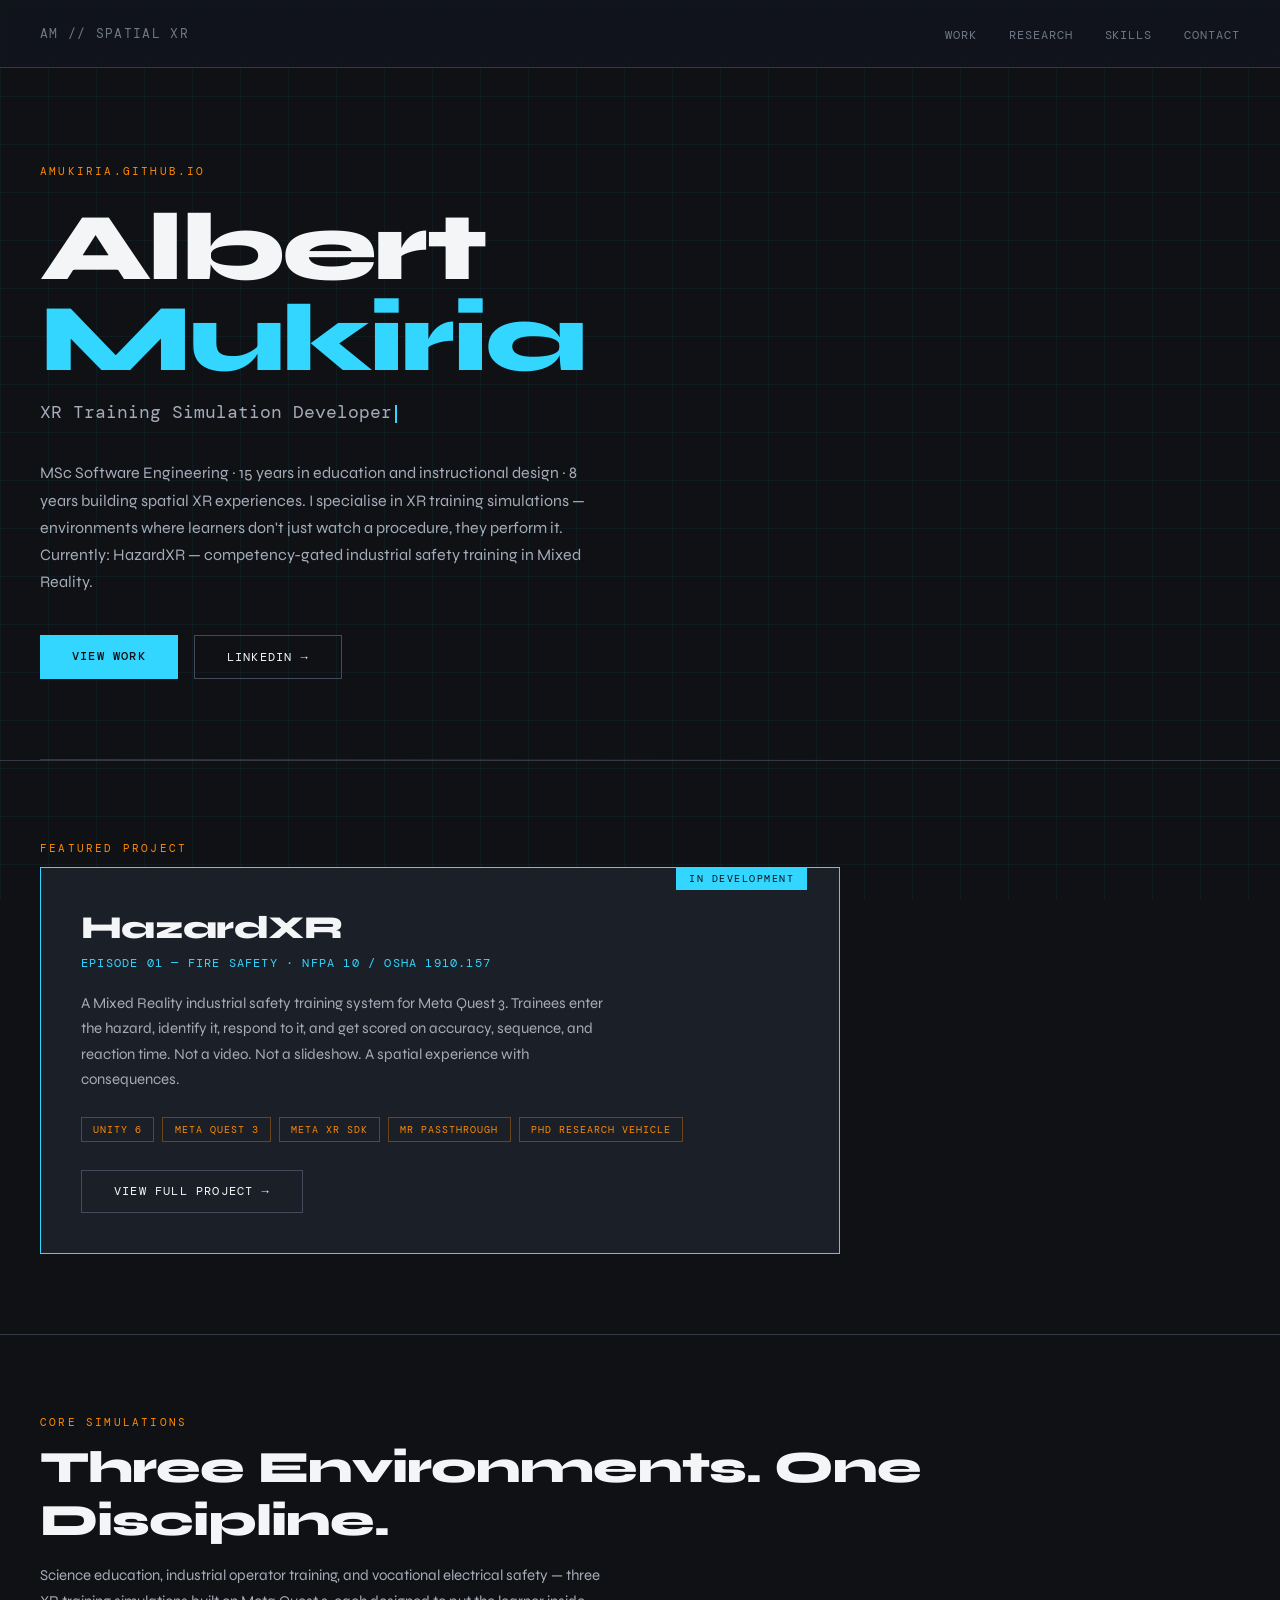
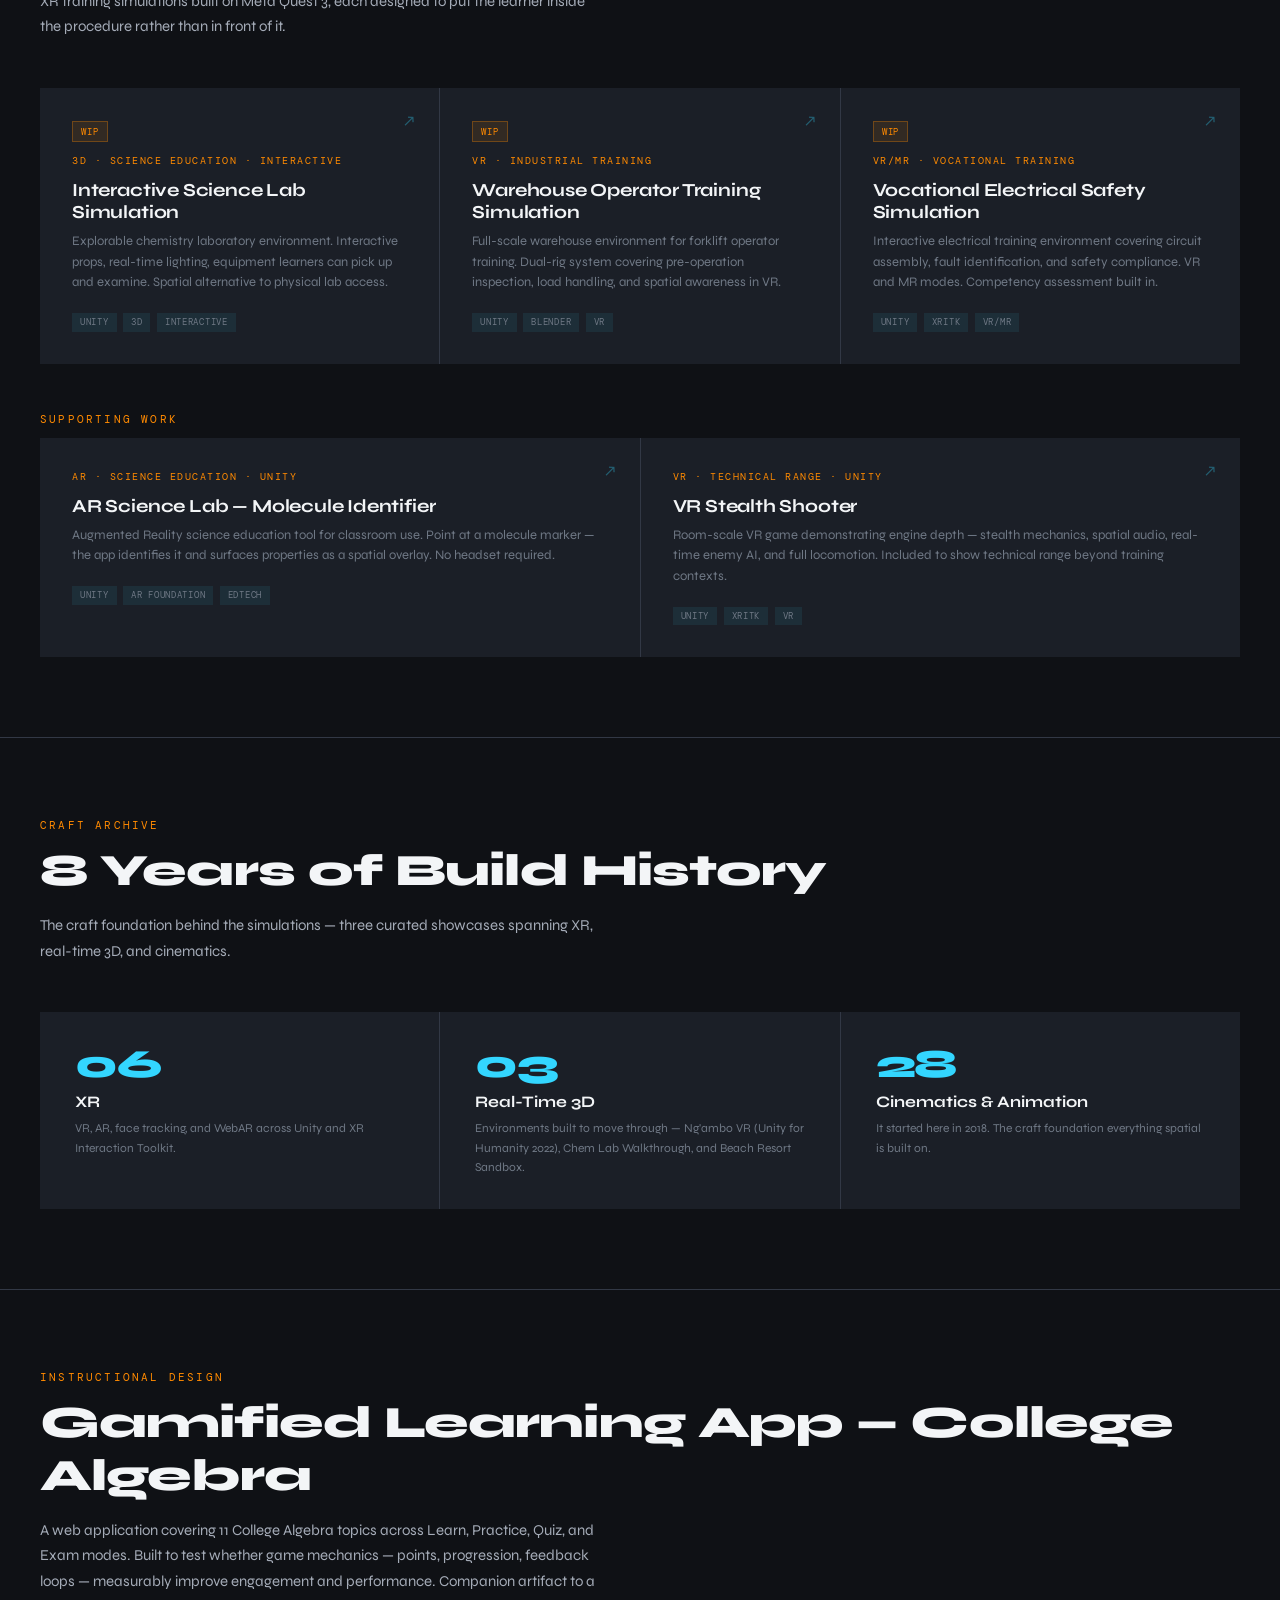
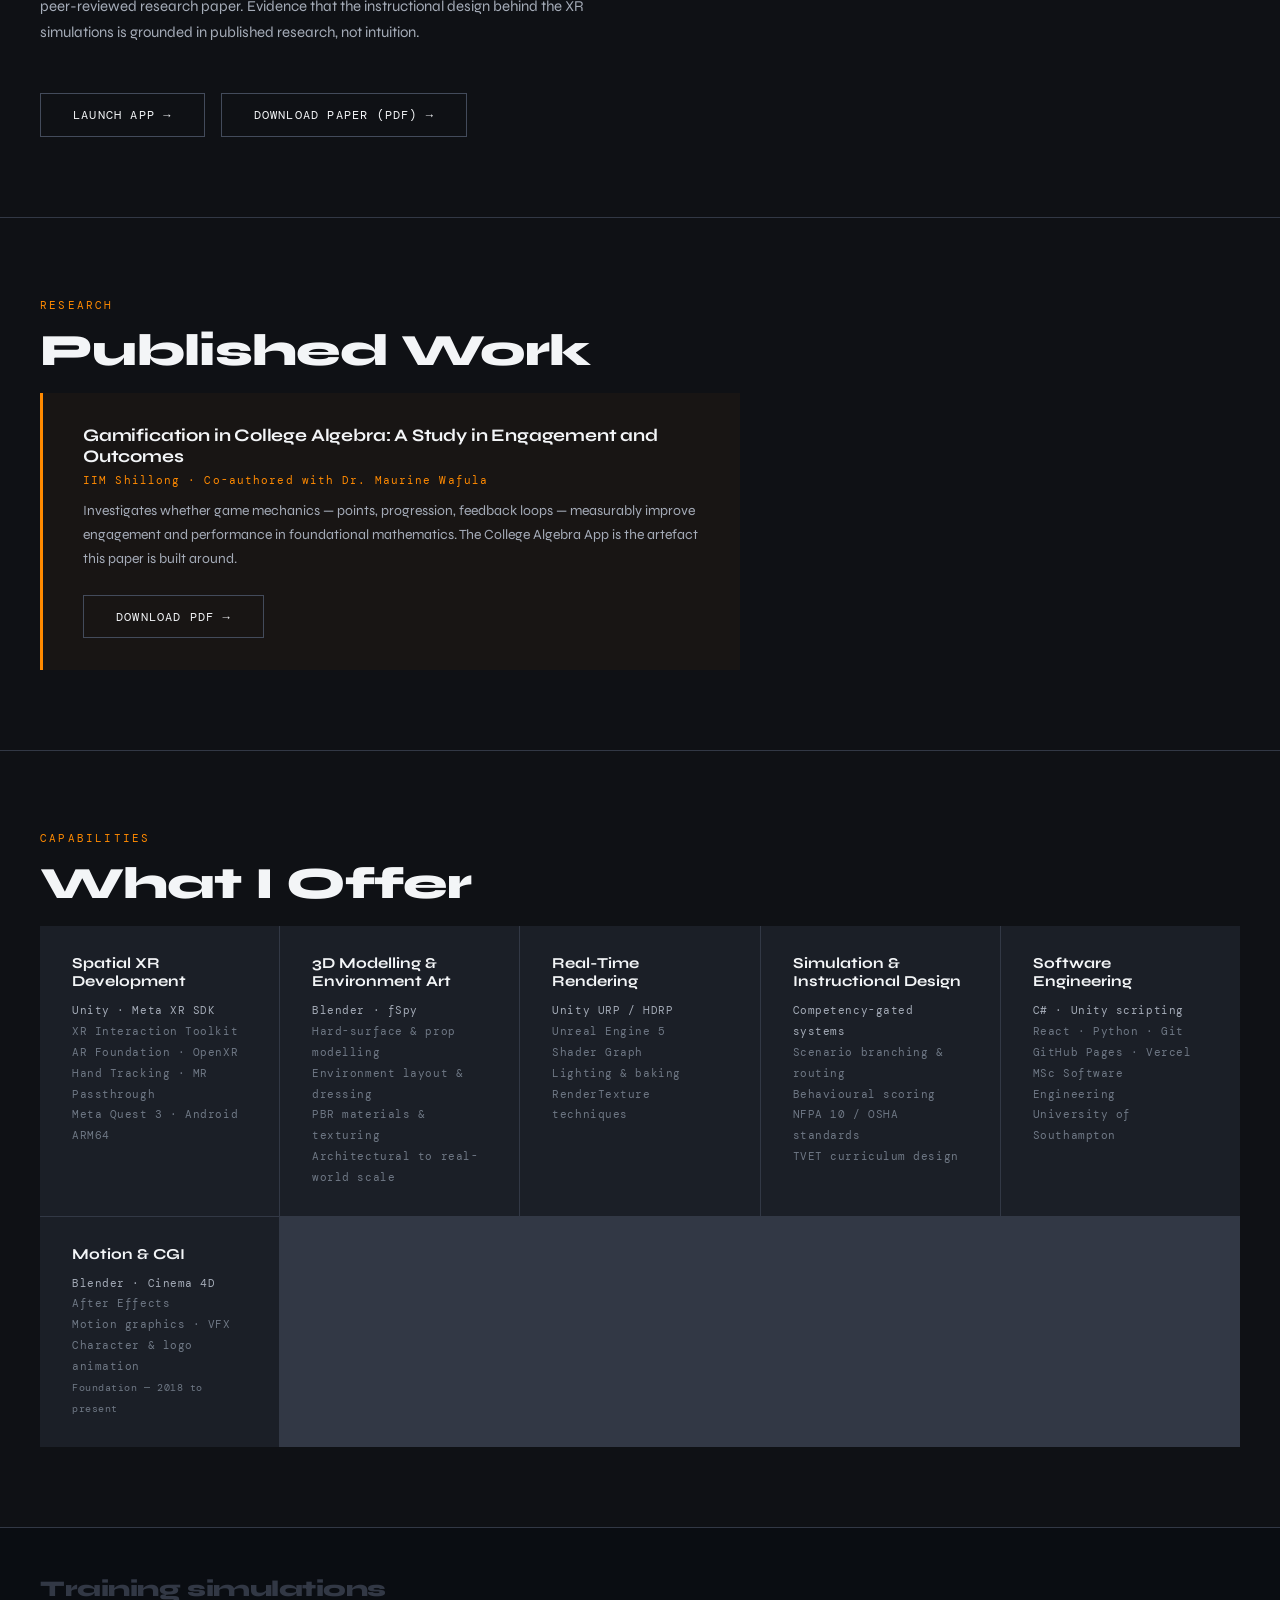
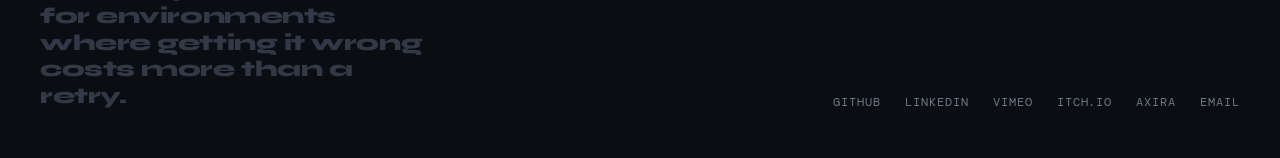
<file: index.html>
<!DOCTYPE html>
<html lang="en">
<head>
<meta charset="UTF-8">
<meta name="viewport" content="width=device-width, initial-scale=1.0">
<title>Albert Mukiria — Spatial XR Developer</title>
<link rel="preconnect" href="https://fonts.googleapis.com">
<link rel="preconnect" href="https://fonts.gstatic.com" crossorigin>
<link href="https://fonts.googleapis.com/css2?family=Syne:wght@400;700;800&family=DM+Mono:wght@400;500&display=swap" rel="stylesheet">
<style>
  * { box-sizing: border-box; margin: 0; padding: 0; }
  html { scroll-behavior: smooth; }
  body { background: #0F1115; color: #F3F5F7; font-family: 'Syne', sans-serif; min-height: 100vh; overflow-x: hidden; }

  .grid-bg {
    position: fixed; inset: 0;
    background-image:
      linear-gradient(rgba(51,214,255,0.05) 1px, transparent 1px),
      linear-gradient(90deg, rgba(51,214,255,0.05) 1px, transparent 1px);
    background-size: 48px 48px;
    pointer-events: none; z-index: 0;
  }

  .content { position: relative; z-index: 1; }

  nav {
    display: flex; justify-content: space-between; align-items: center;
    padding: 1.5rem 2.5rem;
    border-bottom: 1px solid #323845;
    position: sticky; top: 0; z-index: 50;
    background: rgba(17,21,28,0.95);
    backdrop-filter: blur(8px);
  }
  .nav-logo { font-family: 'DM Mono', monospace; font-size: 13px; color: #6F7885; letter-spacing: 0.1em; }
  .nav-links { display: flex; gap: 2rem; list-style: none; }
  .nav-links a { font-family: 'DM Mono', monospace; font-size: 12px; color: #6F7885; text-decoration: none; letter-spacing: 0.08em; text-transform: uppercase; transition: color 0.2s; }
  .nav-links a:hover { color: #33D6FF; }

  .hero { padding: 6rem 2.5rem 5rem; max-width: 900px; }
  .hero-eyebrow { font-family: 'DM Mono', monospace; font-size: 11px; color: #FF8A00; letter-spacing: 0.2em; text-transform: uppercase; margin-bottom: 1.5rem; }
  .hero-name { font-size: clamp(3rem, 8vw, 6rem); font-weight: 800; line-height: 0.95; letter-spacing: -0.03em; color: #F3F5F7; margin-bottom: 1rem; }
  .hero-name span { color: #33D6FF; }
  .hero-role { font-family: 'DM Mono', monospace; font-size: clamp(14px, 2vw, 18px); color: #A5ACB8; margin-bottom: 2rem; min-height: 1.5em; }
  .cursor { display: inline-block; width: 2px; height: 1em; background: #33D6FF; margin-left: 3px; vertical-align: middle; animation: blink 1s step-end infinite; }
  @keyframes blink { 50% { opacity: 0; } }
  .hero-bio { font-size: 16px; line-height: 1.7; color: #A5ACB8; max-width: 560px; margin-bottom: 2.5rem; }
  .hero-actions { display: flex; gap: 1rem; flex-wrap: wrap; }

  .btn-primary { background: #33D6FF; color: #0F1115; border: none; padding: 0.8rem 2rem; font-family: 'DM Mono', monospace; font-size: 12px; font-weight: 500; letter-spacing: 0.1em; text-transform: uppercase; cursor: pointer; text-decoration: none; display: inline-block; transition: background 0.2s; }
  .btn-primary:hover { background: #3DDCFF; }
  .btn-outline { background: transparent; color: #F3F5F7; border: 1px solid #434B5B; padding: 0.8rem 2rem; font-family: 'DM Mono', monospace; font-size: 12px; letter-spacing: 0.1em; text-transform: uppercase; cursor: pointer; text-decoration: none; display: inline-block; transition: border-color 0.2s, color 0.2s; }
  .btn-outline:hover { border-color: #33D6FF; color: #33D6FF; }
  .btn-sm { padding: 0.5rem 1rem; font-size: 11px; }

  .section { padding: 5rem 2.5rem; border-top: 1px solid #323845; }
  .section-label { font-family: 'DM Mono', monospace; font-size: 11px; color: #FF8A00; letter-spacing: 0.2em; text-transform: uppercase; margin-bottom: 0.75rem; }
  .section-title { font-size: clamp(1.8rem, 4vw, 2.8rem); font-weight: 800; letter-spacing: -0.02em; color: #F3F5F7; margin-bottom: 1rem; }
  .section-desc { font-size: 15px; color: #A5ACB8; max-width: 560px; line-height: 1.7; margin-bottom: 3rem; }

  .hazard-card { border: 1px solid #33D6FF; padding: 2.5rem; position: relative; background: #1B1F27; max-width: 800px; cursor: pointer; transition: background 0.2s; }
  .hazard-card:hover { background: #252B36; }
  .hazard-tag { position: absolute; top: -1px; right: 2rem; background: #33D6FF; color: #0F1115; font-family: 'DM Mono', monospace; font-size: 10px; letter-spacing: 0.15em; text-transform: uppercase; padding: 0.3rem 0.8rem; }
  .hazard-title { font-size: 2rem; font-weight: 800; color: #F3F5F7; margin-bottom: 0.5rem; letter-spacing: -0.02em; }
  .hazard-sub { font-family: 'DM Mono', monospace; font-size: 12px; color: #33D6FF; letter-spacing: 0.1em; margin-bottom: 1.25rem; }
  .hazard-desc { font-size: 15px; line-height: 1.7; color: #A5ACB8; margin-bottom: 1.5rem; max-width: 540px; }
  .hazard-stack { display: flex; gap: 0.5rem; flex-wrap: wrap; margin-bottom: 1.75rem; }
  .tag { font-family: 'DM Mono', monospace; font-size: 10px; letter-spacing: 0.1em; text-transform: uppercase; padding: 0.3rem 0.7rem; border: 1px solid rgba(255,138,0,0.35); color: #FF8A00; }

  .project-grid { display: grid; grid-template-columns: repeat(auto-fit, minmax(260px, 1fr)); gap: 1px; background: #323845; }
  .project-card { background: #1B1F27; padding: 2rem; transition: background 0.2s; cursor: pointer; position: relative; }
  .project-card:hover { background: #252B36; }
  .project-type { font-family: 'DM Mono', monospace; font-size: 10px; color: #FF8A00; letter-spacing: 0.15em; text-transform: uppercase; margin-bottom: 0.75rem; }
  .project-name { font-size: 1.15rem; font-weight: 700; color: #F3F5F7; margin-bottom: 0.5rem; letter-spacing: -0.01em; }
  .project-desc { font-size: 13px; line-height: 1.6; color: #6F7885; margin-bottom: 1.25rem; }
  .project-tags { display: flex; gap: 0.4rem; flex-wrap: wrap; }
  .project-tag { font-family: 'DM Mono', monospace; font-size: 9px; letter-spacing: 0.08em; text-transform: uppercase; padding: 0.2rem 0.5rem; background: rgba(51,214,255,0.08); color: #6F7885; }
  .wip-badge { font-family: 'DM Mono', monospace; font-size: 9px; letter-spacing: 0.1em; text-transform: uppercase; padding: 0.2rem 0.5rem; background: rgba(255,138,0,0.1); color: #FF8A00; border: 1px solid rgba(255,138,0,0.3); display: inline-block; margin-bottom: 0.75rem; }
  .card-arrow { position: absolute; top: 1.5rem; right: 1.5rem; color: rgba(51,214,255,0.35); font-size: 16px; transition: color 0.2s; }
  .project-card:hover .card-arrow { color: #33D6FF; }

  .vimeo-grid { display: grid; grid-template-columns: repeat(3, 1fr); gap: 1px; background: #323845; }
  .vimeo-card { background: #1B1F27; padding: 2rem; border-left: 3px solid transparent; transition: all 0.2s; text-decoration: none; display: block; }
  .vimeo-card:hover { background: #252B36; border-left-color: #33D6FF; }
  .vimeo-count { font-size: 2.5rem; font-weight: 800; color: #33D6FF; letter-spacing: -0.03em; line-height: 1; margin-bottom: 0.5rem; }
  .vimeo-label { font-size: 1rem; font-weight: 700; color: #F3F5F7; margin-bottom: 0.5rem; }
  .vimeo-desc { font-size: 12px; line-height: 1.6; color: #6F7885; }

  .research-block { border-left: 3px solid #FF8A00; padding: 2rem 2.5rem; background: rgba(255,138,0,0.04); max-width: 700px; }
  .research-title { font-size: 1.1rem; font-weight: 700; color: #F3F5F7; margin-bottom: 0.4rem; letter-spacing: -0.01em; }
  .research-meta { font-family: 'DM Mono', monospace; font-size: 11px; color: #FF8A00; letter-spacing: 0.1em; margin-bottom: 0.75rem; }
  .research-desc { font-size: 14px; line-height: 1.7; color: #A5ACB8; margin-bottom: 1.5rem; }

  .skills-grid { display: grid; grid-template-columns: repeat(auto-fit, minmax(220px, 1fr)); gap: 1px; background: #323845; }
  .skill-block { background: #1B1F27; padding: 1.75rem 2rem; }
  .skill-name { font-size: 0.95rem; font-weight: 700; color: #F3F5F7; margin-bottom: 0.6rem; }
  .skill-items { font-family: 'DM Mono', monospace; font-size: 11px; color: #6F7885; letter-spacing: 0.05em; line-height: 1.9; }
  .skill-items span { color: #A5ACB8; }

  .divider-line { height: 1px; background: linear-gradient(90deg, #33D6FF 0%, transparent 70%); margin: 0 2.5rem; opacity: 0.25; }

  footer { padding: 3rem 2.5rem; border-top: 1px solid #323845; background: #0A0D12; display: flex; justify-content: space-between; align-items: flex-end; flex-wrap: wrap; gap: 2rem; }
  .footer-tagline { font-size: 1.4rem; font-weight: 800; color: #323845; letter-spacing: -0.02em; max-width: 400px; line-height: 1.2; }
  .footer-links { display: flex; gap: 1.5rem; flex-wrap: wrap; }
  .footer-links a { font-family: 'DM Mono', monospace; font-size: 12px; color: #6F7885; text-decoration: none; letter-spacing: 0.08em; text-transform: uppercase; transition: color 0.2s; }
  .footer-links a:hover { color: #33D6FF; }

  /* Modal */
  .modal-wrap { display: none; position: fixed; inset: 0; z-index: 200; background: rgba(10,13,18,0.92); overflow-y: auto; padding: 2rem; }
  .modal-wrap.open { display: flex; align-items: flex-start; justify-content: center; }
  .modal { background: #1B1F27; border: 1px solid #434B5B; max-width: 680px; width: 100%; margin: auto; position: relative; }
  .modal-header { padding: 2rem 2.5rem 1.5rem; border-bottom: 1px solid #323845; }
  .modal-close { position: absolute; top: 1.25rem; right: 1.5rem; background: none; border: none; color: #6F7885; font-size: 22px; cursor: pointer; font-family: 'DM Mono', monospace; line-height: 1; transition: color 0.2s; }
  .modal-close:hover { color: #F3F5F7; }
  .modal-type { font-family: 'DM Mono', monospace; font-size: 10px; color: #FF8A00; letter-spacing: 0.2em; text-transform: uppercase; margin-bottom: 0.6rem; }
  .modal-title { font-size: 1.75rem; font-weight: 800; color: #F3F5F7; letter-spacing: -0.02em; }
  .modal-body { padding: 1.75rem 2.5rem 2.5rem; }
  .modal-desc { font-size: 15px; line-height: 1.75; color: #A5ACB8; margin-bottom: 1.5rem; }
  .modal-section-label { font-family: 'DM Mono', monospace; font-size: 10px; color: #6F7885; letter-spacing: 0.15em; text-transform: uppercase; margin-bottom: 0.6rem; margin-top: 1.5rem; }
  .modal-tags { display: flex; gap: 0.4rem; flex-wrap: wrap; }
  .modal-tag { font-family: 'DM Mono', monospace; font-size: 10px; letter-spacing: 0.08em; text-transform: uppercase; padding: 0.3rem 0.6rem; background: rgba(51,214,255,0.08); color: #A5ACB8; border: 1px solid #323845; }
  .modal-actions { display: flex; gap: 0.75rem; flex-wrap: wrap; margin-top: 2rem; border-top: 1px solid #323845; padding-top: 1.75rem; }
  .modal-highlight { background: rgba(51,214,255,0.05); border-left: 3px solid #33D6FF; padding: 1rem 1.25rem; margin: 1rem 0; }
  .modal-highlight p { font-size: 13px; line-height: 1.6; color: #A5ACB8; }

  @media (max-width: 600px) {
    nav { padding: 1.25rem; }
    .nav-links { gap: 1rem; }
    .hero { padding: 3rem 1.25rem; }
    .section { padding: 3rem 1.25rem; }
    .vimeo-grid { grid-template-columns: 1fr; }
    footer { padding: 2rem 1.25rem; }
    .modal-header, .modal-body { padding: 1.5rem; }
  }
</style>
</head>
<body>

<div class="grid-bg"></div>

<div class="content">
  <nav>
    <span class="nav-logo">AM // SPATIAL XR</span>
    <ul class="nav-links">
      <li><a href="#work">Work</a></li>
      <li><a href="#research">Research</a></li>
      <li><a href="#skills">Skills</a></li>
      <li><a href="#contact">Contact</a></li>
    </ul>
  </nav>

  <section class="hero">
    <p class="hero-eyebrow">amukiria.github.io</p>
    <h1 class="hero-name">Albert<br><span>Mukiria</span></h1>
    <p class="hero-role" id="role-text"><span class="cursor"></span></p>
    <p class="hero-bio">MSc Software Engineering · 15 years in education and instructional design · 8 years building spatial XR experiences. I specialise in XR training simulations — environments where learners don't just watch a procedure, they perform it. Currently: HazardXR — competency-gated industrial safety training in Mixed Reality.</p>
    <div class="hero-actions">
      <a href="#work" class="btn-primary">View Work</a>
      <a href="https://www.linkedin.com/in/albert-mukiria/" class="btn-outline" target="_blank" rel="noopener">LinkedIn →</a>
    </div>
  </section>

  <div class="divider-line"></div>

  <!-- FEATURED -->
  <section class="section" id="featured">
    <p class="section-label">Featured Project</p>
    <div class="hazard-card" onclick="openModal('hazardxr')" role="button" aria-label="Open HazardXR project details">
      <span class="hazard-tag">In Development</span>
      <h2 class="hazard-title">HazardXR</h2>
      <p class="hazard-sub">EPISODE 01 — FIRE SAFETY · NFPA 10 / OSHA 1910.157</p>
      <p class="hazard-desc">A Mixed Reality industrial safety training system for Meta Quest 3. Trainees enter the hazard, identify it, respond to it, and get scored on accuracy, sequence, and reaction time. Not a video. Not a slideshow. A spatial experience with consequences.</p>
      <div class="hazard-stack">
        <span class="tag">Unity 6</span>
        <span class="tag">Meta Quest 3</span>
        <span class="tag">Meta XR SDK</span>
        <span class="tag">MR Passthrough</span>
        <span class="tag">PhD Research Vehicle</span>
      </div>
      <span class="btn-outline">View Full Project →</span>
    </div>
  </section>

  <!-- WORK -->
  <section class="section" id="work">
    <p class="section-label">Core Simulations</p>
    <h2 class="section-title">Three Environments. One Discipline.</h2>
    <p class="section-desc">Science education, industrial operator training, and vocational electrical safety — three XR training simulations built on Meta Quest 3, each designed to put the learner inside the procedure rather than in front of it.</p>

    <div class="project-grid">
      <div class="project-card" onclick="openModal('chemlab')" role="button">
        <span class="card-arrow">↗</span>
        <span class="wip-badge">WIP</span>
        <p class="project-type">3D · Science Education · Interactive</p>
        <h3 class="project-name">Interactive Science Lab Simulation</h3>
        <p class="project-desc">Explorable chemistry laboratory environment. Interactive props, real-time lighting, equipment learners can pick up and examine. Spatial alternative to physical lab access.</p>
        <div class="project-tags"><span class="project-tag">Unity</span><span class="project-tag">3D</span><span class="project-tag">Interactive</span></div>
      </div>
      <div class="project-card" onclick="openModal('forklift')" role="button">
        <span class="card-arrow">↗</span>
        <span class="wip-badge">WIP</span>
        <p class="project-type">VR · Industrial Training</p>
        <h3 class="project-name">Warehouse Operator Training Simulation</h3>
        <p class="project-desc">Full-scale warehouse environment for forklift operator training. Dual-rig system covering pre-operation inspection, load handling, and spatial awareness in VR.</p>
        <div class="project-tags"><span class="project-tag">Unity</span><span class="project-tag">Blender</span><span class="project-tag">VR</span></div>
      </div>
      <div class="project-card" onclick="openModal('circuits')" role="button">
        <span class="card-arrow">↗</span>
        <span class="wip-badge">WIP</span>
        <p class="project-type">VR/MR · Vocational Training</p>
        <h3 class="project-name">Vocational Electrical Safety Simulation</h3>
        <p class="project-desc">Interactive electrical training environment covering circuit assembly, fault identification, and safety compliance. VR and MR modes. Competency assessment built in.</p>
        <div class="project-tags"><span class="project-tag">Unity</span><span class="project-tag">XRITK</span><span class="project-tag">VR/MR</span></div>
      </div>
    </div>

    <!-- SUPPORTING -->
    <p class="section-label" style="margin-top:3rem;">Supporting Work</p>
    <div class="project-grid" style="margin-top:0;">
      <div class="project-card" onclick="openModal('chemAR')" role="button">
        <span class="card-arrow">↗</span>
        <p class="project-type">AR · Science Education · Unity</p>
        <h3 class="project-name">AR Science Lab — Molecule Identifier</h3>
        <p class="project-desc">Augmented Reality science education tool for classroom use. Point at a molecule marker — the app identifies it and surfaces properties as a spatial overlay. No headset required.</p>
        <div class="project-tags"><span class="project-tag">Unity</span><span class="project-tag">AR Foundation</span><span class="project-tag">EdTech</span></div>
      </div>
      <div class="project-card" onclick="openModal('stealth')" role="button">
        <span class="card-arrow">↗</span>
        <p class="project-type">VR · Technical Range · Unity</p>
        <h3 class="project-name">VR Stealth Shooter</h3>
        <p class="project-desc">Room-scale VR game demonstrating engine depth — stealth mechanics, spatial audio, real-time enemy AI, and full locomotion. Included to show technical range beyond training contexts.</p>
        <div class="project-tags"><span class="project-tag">Unity</span><span class="project-tag">XRITK</span><span class="project-tag">VR</span></div>
      </div>
    </div>
  </section>

  <!-- VIMEO -->
  <section class="section">
    <p class="section-label">Craft Archive</p>
    <h2 class="section-title">8 Years of Build History</h2>
    <p class="section-desc">The craft foundation behind the simulations — three curated showcases spanning XR, real-time 3D, and cinematics.</p>
    <div class="vimeo-grid">
      <a href="https://vimeo.com/showcase/12304844" class="vimeo-card" target="_blank" rel="noopener">
        <p class="vimeo-count">06</p>
        <p class="vimeo-label">XR</p>
        <p class="vimeo-desc">VR, AR, face tracking, and WebAR across Unity and XR Interaction Toolkit.</p>
      </a>
      <a href="https://vimeo.com/showcase/12304846" class="vimeo-card" target="_blank" rel="noopener">
        <p class="vimeo-count">03</p>
        <p class="vimeo-label">Real-Time 3D</p>
        <p class="vimeo-desc">Environments built to move through — Ng'ambo VR (Unity for Humanity 2022), Chem Lab Walkthrough, and Beach Resort Sandbox.</p>
      </a>
      <a href="https://vimeo.com/showcase/12304845" class="vimeo-card" target="_blank" rel="noopener">
        <p class="vimeo-count">28</p>
        <p class="vimeo-label">Cinematics & Animation</p>
        <p class="vimeo-desc">It started here in 2018. The craft foundation everything spatial is built on.</p>
      </a>
    </div>
  </section>

  <!-- EDTECH -->
  <section class="section">
    <p class="section-label">Instructional Design</p>
    <h2 class="section-title">Gamified Learning App — College Algebra</h2>
    <p class="section-desc">A web application covering 11 College Algebra topics across Learn, Practice, Quiz, and Exam modes. Built to test whether game mechanics — points, progression, feedback loops — measurably improve engagement and performance. Companion artifact to a peer-reviewed research paper. Evidence that the instructional design behind the XR simulations is grounded in published research, not intuition.</p>
    <div style="display:flex; gap:1rem; flex-wrap:wrap;">
      <a href="https://college-algebra-app.vercel.app/" class="btn-outline" target="_blank" rel="noopener">Launch App →</a>
      <a href="./research-paper.pdf" class="btn-outline">Download Paper (PDF) →</a>
    </div>
  </section>

  <!-- RESEARCH -->
  <section class="section" id="research">
    <p class="section-label">Research</p>
    <h2 class="section-title">Published Work</h2>
    <div class="research-block">
      <h3 class="research-title">Gamification in College Algebra: A Study in Engagement and Outcomes</h3>
      <p class="research-meta">IIM Shillong · Co-authored with Dr. Maurine Wafula</p>
      <p class="research-desc">Investigates whether game mechanics — points, progression, feedback loops — measurably improve engagement and performance in foundational mathematics. The College Algebra App is the artefact this paper is built around.</p>
      <a href="./research-paper.pdf" class="btn-outline">Download PDF →</a>
    </div>
  </section>

  <!-- SKILLS -->
  <section class="section" id="skills">
    <p class="section-label">Capabilities</p>
    <h2 class="section-title">What I Offer</h2>
    <div class="skills-grid">
      <div class="skill-block">
        <p class="skill-name">Spatial XR Development</p>
        <p class="skill-items">
          <span>Unity · Meta XR SDK</span><br>
          XR Interaction Toolkit<br>
          AR Foundation · OpenXR<br>
          Hand Tracking · MR Passthrough<br>
          Meta Quest 3 · Android ARM64
        </p>
      </div>
      <div class="skill-block">
        <p class="skill-name">3D Modelling & Environment Art</p>
        <p class="skill-items">
          <span>Blender · fSpy</span><br>
          Hard-surface & prop modelling<br>
          Environment layout & dressing<br>
          PBR materials & texturing<br>
          Architectural to real-world scale
        </p>
      </div>
      <div class="skill-block">
        <p class="skill-name">Real-Time Rendering</p>
        <p class="skill-items">
          <span>Unity URP / HDRP</span><br>
          Unreal Engine 5<br>
          Shader Graph<br>
          Lighting & baking<br>
          RenderTexture techniques
        </p>
      </div>
      <div class="skill-block">
        <p class="skill-name">Simulation & Instructional Design</p>
        <p class="skill-items">
          <span>Competency-gated systems</span><br>
          Scenario branching & routing<br>
          Behavioural scoring<br>
          NFPA 10 / OSHA standards<br>
          TVET curriculum design
        </p>
      </div>
      <div class="skill-block">
        <p class="skill-name">Software Engineering</p>
        <p class="skill-items">
          <span>C# · Unity scripting</span><br>
          React · Python · Git<br>
          GitHub Pages · Vercel<br>
          MSc Software Engineering<br>
          University of Southampton
        </p>
      </div>
      <div class="skill-block">
        <p class="skill-name">Motion & CGI</p>
        <p class="skill-items">
          <span>Blender · Cinema 4D</span><br>
          After Effects<br>
          Motion graphics · VFX<br>
          Character & logo animation<br>
          <span style="color:#6F7885;font-size:10px;">Foundation — 2018 to present</span>
        </p>
      </div>
    </div>
  </section>

  <!-- FOOTER -->
  <footer id="contact">
    <p class="footer-tagline">Training simulations for environments where getting it wrong costs more than a retry.</p>
    <div class="footer-links">
      <a href="https://github.com/amukiria" target="_blank" rel="noopener">GitHub</a>
      <a href="https://www.linkedin.com/in/albert-mukiria/" target="_blank" rel="noopener">LinkedIn</a>
      <a href="https://vimeo.com/albertmukiria" target="_blank" rel="noopener">Vimeo</a>
      <a href="https://amukiria.itch.io/" target="_blank" rel="noopener">itch.io</a>
      <a href="https://axiradynamics.com" target="_blank" rel="noopener">Axira</a>
      <a href="mailto:albert.mukiria@gmail.com">Email</a>
    </div>
  </footer>
</div>

<!-- MODAL -->
<div class="modal-wrap" id="modal-wrap" onclick="handleWrapClick(event)" role="dialog" aria-modal="true" aria-labelledby="m-title">
  <div class="modal" id="modal">
    <button class="modal-close" onclick="closeModal()" aria-label="Close">✕</button>
    <div class="modal-header">
      <p class="modal-type" id="m-type"></p>
      <h2 class="modal-title" id="m-title"></h2>
    </div>
    <div class="modal-body">
      <div id="m-wip"></div>
      <p class="modal-desc" id="m-desc"></p>
      <div id="m-highlight"></div>
      <p class="modal-section-label">Stack</p>
      <div class="modal-tags" id="m-tags"></div>
      <div class="modal-actions" id="m-actions"></div>
    </div>
  </div>
</div>

<script>
const projects = {
  hazardxr: {
    type: 'Featured · Mixed Reality · PhD Research',
    title: 'HazardXR',
    wip: true,
    desc: 'A competency-gated Mixed Reality industrial safety training system for Meta Quest 3. Trainees enter the hazard, identify it, respond to it, and get scored on three signals: selection accuracy, action sequence, and response time. Those scores determine the next scenario routed to them — harder if they perform well, corrective if they don\'t.\n\nEpisode 01 covers fire safety to NFPA 10 and OSHA 1910.157 standards. The real room serves as the training environment via MR passthrough — no environment reskin needed.',
    highlight: 'Active PhD research vehicle targeting Spatial Dynamics + Howest + Ghent/imec. Research question: how do competency signals determine next scenario routing in spatial simulation?',
    tags: ['Unity 6000.4', 'Meta XR SDK 203', 'Meta Quest 3', 'MR Passthrough', 'OVRSceneManager', 'C#', 'Android ARM64'],
    actions: [{ label: 'View Full Project →', href: '/hazardxr' }]
  },
  stealth: {
    type: 'VR · Technical Range · Unity',
    title: 'VR Stealth Shooter',
    desc: 'A room-scale VR action game built in Unity with XR Interaction Toolkit. Stealth mechanics, spatial audio design, and real-time enemy AI. The player navigates environments using physical movement — crouching, leaning, and positioning matter.\n\nIncluded to demonstrate engine depth and technical range beyond training contexts — the same systems that power training simulations applied to high-fidelity interactive gameplay.',
    tags: ['Unity', 'XR Interaction Toolkit', 'VR', 'Spatial Audio', 'AI', 'C#'],
    actions: [{ label: 'Watch on Vimeo →', href: 'https://vimeo.com/401817855', external: true }]
  },
  halloween: {
    type: 'VR · Experience · Unity',
    title: 'Halloween VR Experience',
    desc: 'An atmospheric VR environment with interactive narrative elements. Demonstrates environment design, lighting for mood, and interactive object handling in room-scale VR.',
    tags: ['Unity', 'XR Interaction Toolkit', 'VR', 'C#'],
    actions: [{ label: 'Watch on Vimeo →', href: 'https://vimeo.com/showcase/12304844', external: true }]
  },
  facetrack: {
    type: 'AR · Face Tracking · AR Foundation',
    title: 'Face Tracking Filter',
    desc: 'A real-time face tracking AR filter built with Unity and AR Foundation. Detects facial landmarks and overlays animated 3D elements — ears, ice cream, particle effects — that move with the face in real time.\n\nDemonstrates AR Foundation\'s face tracking API, blend shape mapping, and anchoring virtual objects to facial anchor points. Runs on mobile without any additional hardware.',
    highlight: 'AR Foundation\'s face tracking subsystem maps to device-native APIs (ARKit on iOS, ARCore on Android) — one codebase, two platforms.',
    tags: ['Unity', 'AR Foundation', 'Face Tracking', 'ARKit', 'ARCore', 'C#', 'Mobile AR'],
    actions: [{ label: 'Watch on Vimeo →', href: 'https://vimeo.com/showcase/12304844', external: true }]
  },
  chemAR: {
    type: 'AR · Science Education · Unity',
    title: 'AR Science Lab — Molecule Identifier',
    desc: 'An Augmented Reality science education tool built for classroom use. Point at a molecule marker and the app identifies it, surfaces molecular properties, and overlays data spatially in the real world. No headset required — runs on mobile AR.\n\nDesigned to lower the barrier to science lab access for under-resourced classrooms. One device, any room, immediate spatial context.',
    tags: ['Unity', 'AR Foundation', 'Image Tracking', 'EdTech', 'C#', 'Mobile AR'],
    actions: [{ label: 'Watch on Vimeo →', href: 'https://vimeo.com/showcase/12304844', external: true }]
  },
  webaR: {
    type: 'WebAR · Markerless · Browser',
    title: 'MyWebAR Markerless',
    desc: 'Browser-based AR with markerless tracking built on MyWebAR. No app install required — works directly in a mobile browser. Demonstrates AR accessibility: the lowest-friction way to get a spatial experience in front of an audience.',
    tags: ['MyWebAR', 'WebAR', 'Markerless Tracking', 'JavaScript'],
    actions: [{ label: 'Watch on Vimeo →', href: 'https://vimeo.com/showcase/12304844', external: true }]
  },
  quiet: {
    type: 'VR · Experience · Unity',
    title: 'Quiet Place Project Demo',
    desc: 'A VR experience exploring calm through spatial audio and environmental design. Built as part of the Unity for Humanity 2022 application — demonstrating spatial computing applied to mental wellness.',
    tags: ['Unity', 'XR Interaction Toolkit', 'VR', 'Spatial Audio'],
    actions: [{ label: 'Watch on Vimeo →', href: 'https://vimeo.com/showcase/12304844', external: true }]
  },
  vamoose: {
    type: 'AR/VR · Competition · Collaborative',
    title: 'Vamoose Déjà Vu Resort',
    desc: 'A collaborative XR experience built for the AR/VR Metathon 2022. The same core skills — environment building, interaction design, real-time 3D — applied in a competitive, time-pressured context.',
    tags: ['Unity', 'XR Interaction Toolkit', 'AR/VR', 'Collaborative', 'Competition'],
    actions: [{ label: 'View on itch.io →', href: 'https://amukiria.itch.io/', external: true }]
  },
  chemlab: {
    type: '3D · Science Education · Interactive · WIP',
    title: 'Interactive Science Lab Simulation',
    wip: true,
    desc: 'An explorable chemistry laboratory environment built in Unity. Interactive props, real-time lighting, and equipment learners can pick up and examine. Designed as a spatial alternative to physical lab access — particularly for under-resourced institutions where lab time is limited or unavailable.\n\nThe video walkthrough is available on Vimeo. The interactive build is playable on itch.io.',
    highlight: 'Demonstrates that effective science education does not require a physical lab — a spatial simulation can replicate the embodied experience of working with equipment.',
    tags: ['Unity', 'Blender', '3D', 'Interactive', 'Real-Time', 'URP', 'Science Education'],
    actions: [
      { label: 'Play on itch.io →', href: 'https://amukiria.itch.io/chemlab', external: true },
      { label: 'Watch Walkthrough →', href: 'https://vimeo.com/showcase/12304846', external: true }
    ]
  },
  hotel: {
    type: '360 · Interactive Viewer · Unity',
    title: 'Hotel 3D 360 Viewer',
    desc: 'An interactive 360-degree hotel room viewer. Navigable interior with hotspots and real-time rendering. Demonstrates how architectural visualisation can be made interactive and explorable without a headset.',
    tags: ['Unity', '360 Viewer', 'Architectural Vis', 'Interactive', 'Real-Time'],
    actions: [{ label: 'View on itch.io →', href: 'https://amukiria.itch.io/hotel-3d-360-viewer', external: true }]
  },
  zen: {
    type: 'MR · Hand Tracking · Concept',
    title: 'Zen Garden MR',
    wip: true,
    desc: 'A controller-free Mixed Reality experience for Meta Quest 3. Place a Zen garden into your physical space and rake sand patterns with your bare hands — no controllers, no UI clutter.\n\nSand raking uses RenderTexture drawing — index finger tip raycasts to the sand surface and draws continuous lines. Rock placement uses pinch-and-grab. A singing bowl tap plays a calming tone via Meta Spatial Audio.',
    highlight: 'Supports both MR (passthrough, garden in your room) and VR (fully immersive Japanese garden) modes, switchable at startup. Target: 90fps on Meta Quest 3.',
    tags: ['Unity 6', 'OpenXR', 'XR Hands', 'Meta Quest 3', 'RenderTexture', 'Spatial Anchors', 'Meta Spatial Audio', 'URP'],
    actions: []
  },
  forklift: {
    type: 'VR · Industrial Training · WIP',
    title: 'Warehouse Operator Training Simulation',
    wip: true,
    desc: 'A full-scale warehouse simulation for forklift operator training. The environment is architecturally specified — 36×24×6m space with pallet racking, loading dock, floor safety markings, column protectors, and an office area.\n\nDual-rig system: the trainee walks freely through the warehouse or enters the forklift and drives it. Covers pre-operation inspection, load handling, and spatial awareness. Designed to replace static classroom instruction with embodied, repeatable practice in a safe virtual environment.',
    highlight: 'Environment modelled to real-world dimensions in Blender using fSpy camera match for accurate scale. PBR materials throughout.',
    tags: ['Unity', 'Blender', 'fSpy', 'VR', 'Meta Quest 3', 'Kinematic Vehicle', 'C#', 'PBR'],
    actions: []
  },
  circuits: {
    type: 'VR/MR · Vocational Training · WIP',
    title: 'Vocational Electrical Safety Simulation',
    wip: true,
    desc: 'An interactive electrical training environment for vocational learners. The 8×6m environment includes a central workbench for circuit assembly, wall-mounted schematic display, component storage (resistors, capacitors, LEDs, switches, fuses, wire), and an instructor station.\n\nCovers circuit assembly, fault identification, and safety procedure compliance. In VR mode, the full room is rendered in 3D. In MR mode, the virtual workbench and components anchor to a real table surface via scene understanding, with schematics as floating overlays. Competency assessment built in.',
    highlight: 'Designed around vocational competency frameworks. The MR mode is particularly suited to classroom deployment — learners work on a real desk with virtual components overlaid.',
    tags: ['Unity', 'XR Interaction Toolkit', 'Meta Quest 3', 'OpenXR', 'URP', 'C#', 'Vocational Training'],
    actions: []
  }
};

function openModal(id) {
  const p = projects[id];
  if (!p) return;
  document.getElementById('m-type').textContent = p.type;
  document.getElementById('m-title').textContent = p.title;
  document.getElementById('m-wip').innerHTML = p.wip
    ? '<span class="wip-badge" style="margin-bottom:1rem;display:inline-block">Work in Progress</span>' : '';
  document.getElementById('m-desc').innerHTML = p.desc.replace(/\n\n/g, '<br><br>');
  document.getElementById('m-highlight').innerHTML = p.highlight
    ? `<div class="modal-highlight"><p>${p.highlight}</p></div>` : '';
  document.getElementById('m-tags').innerHTML = p.tags.map(t => `<span class="modal-tag">${t}</span>`).join('');
  const acts = p.actions || [];
  document.getElementById('m-actions').innerHTML = acts.length
    ? acts.map(a => `<a href="${a.href}" class="btn-outline btn-sm" ${a.external ? 'target="_blank" rel="noopener"' : ''}>${a.label}</a>`).join('') : '';
  document.getElementById('modal-wrap').classList.add('open');
  document.body.style.overflow = 'hidden';
}

function closeModal() {
  document.getElementById('modal-wrap').classList.remove('open');
  document.body.style.overflow = '';
}

function handleWrapClick(e) {
  if (e.target === document.getElementById('modal-wrap')) closeModal();
}

document.addEventListener('keydown', e => { if (e.key === 'Escape') closeModal(); });

const roles = ['XR Training Simulation Developer', 'Spatial Learning Designer', 'Immersive Simulation Builder', 'XR Instructional Designer', 'Unity · Meta Quest 3 Developer'];
let ri = 0, ci = 0, deleting = false, wait = 0;
const el = document.getElementById('role-text');
function tick() {
  const word = roles[ri];
  if (!deleting) {
    ci++;
    el.innerHTML = word.slice(0, ci) + '<span class="cursor"></span>';
    if (ci === word.length) { deleting = true; wait = 0; setTimeout(tick, 1800); return; }
  } else {
    wait++;
    if (wait < 3) { setTimeout(tick, 60); return; }
    ci--;
    el.innerHTML = word.slice(0, ci) + '<span class="cursor"></span>';
    if (ci === 0) { deleting = false; ri = (ri + 1) % roles.length; setTimeout(tick, 300); return; }
  }
  setTimeout(tick, deleting ? 40 : 70);
}
tick();
</script>
</body>
</html>
</file>
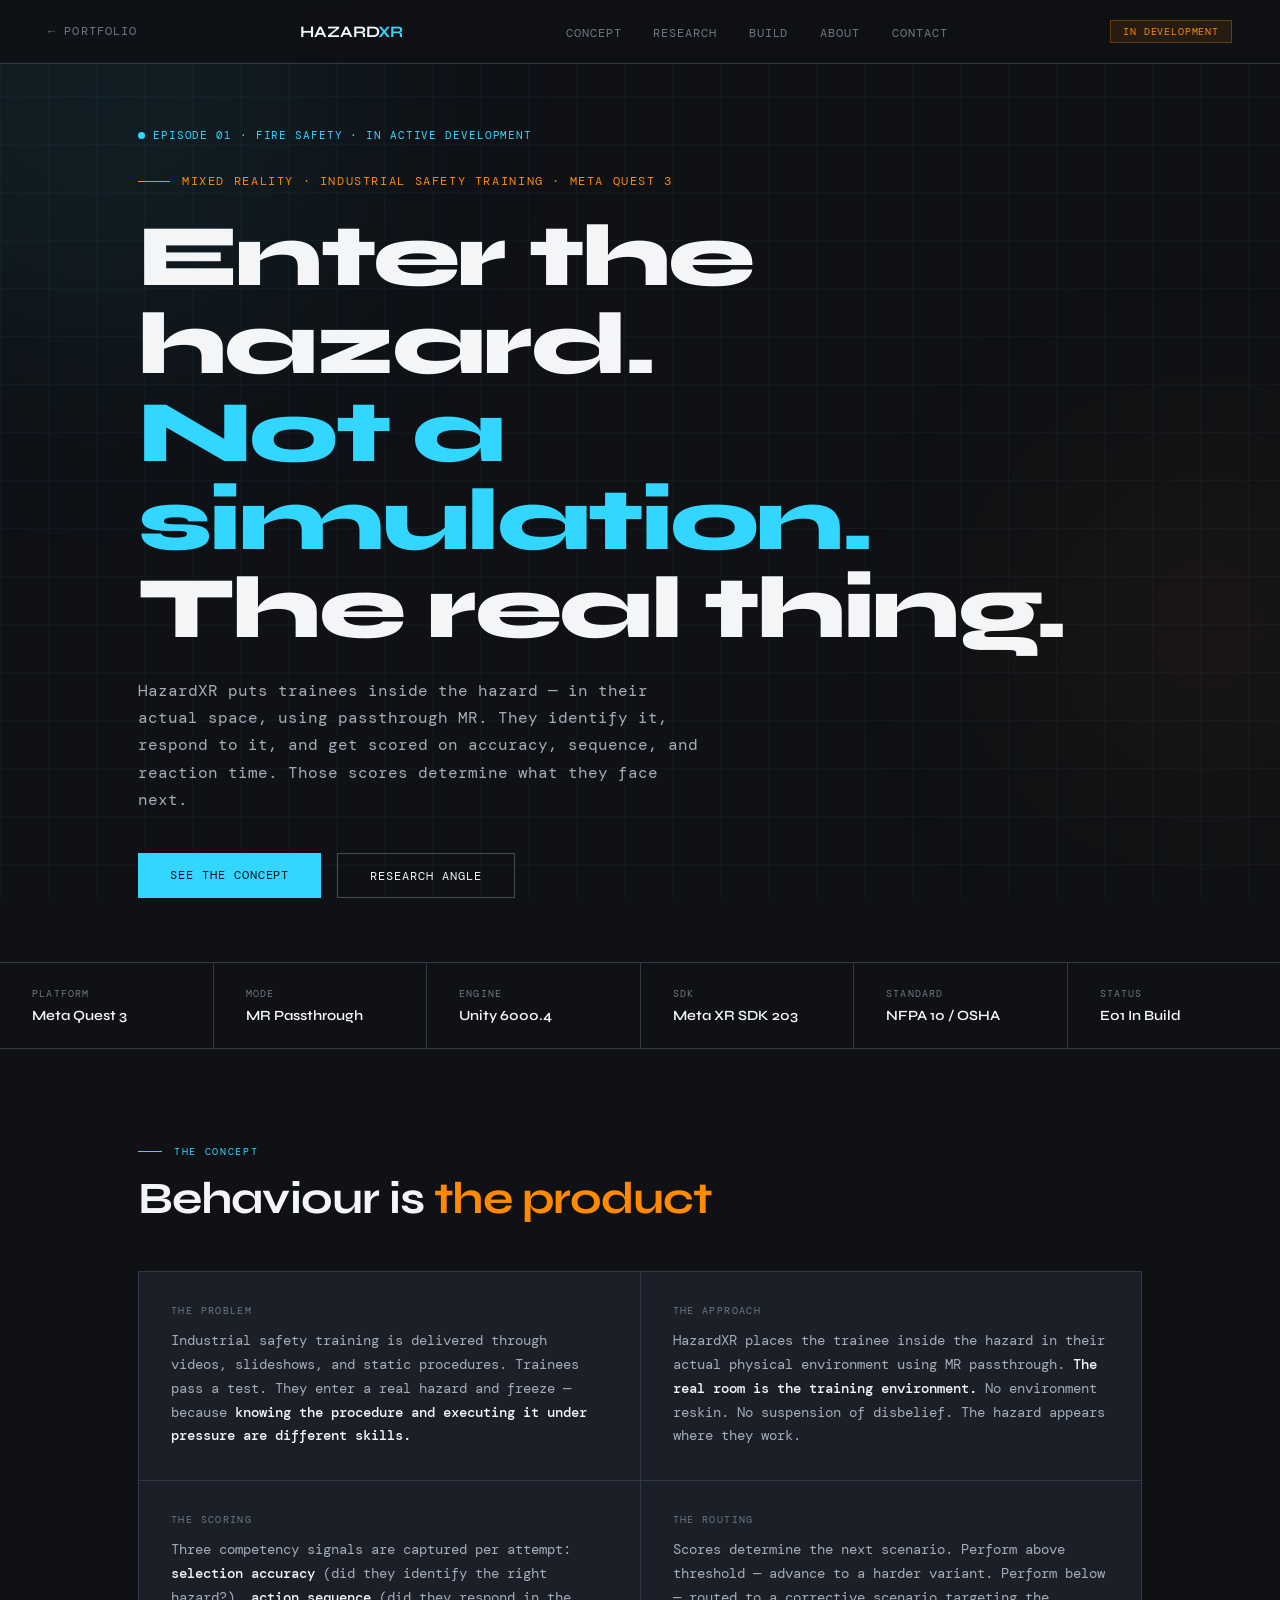
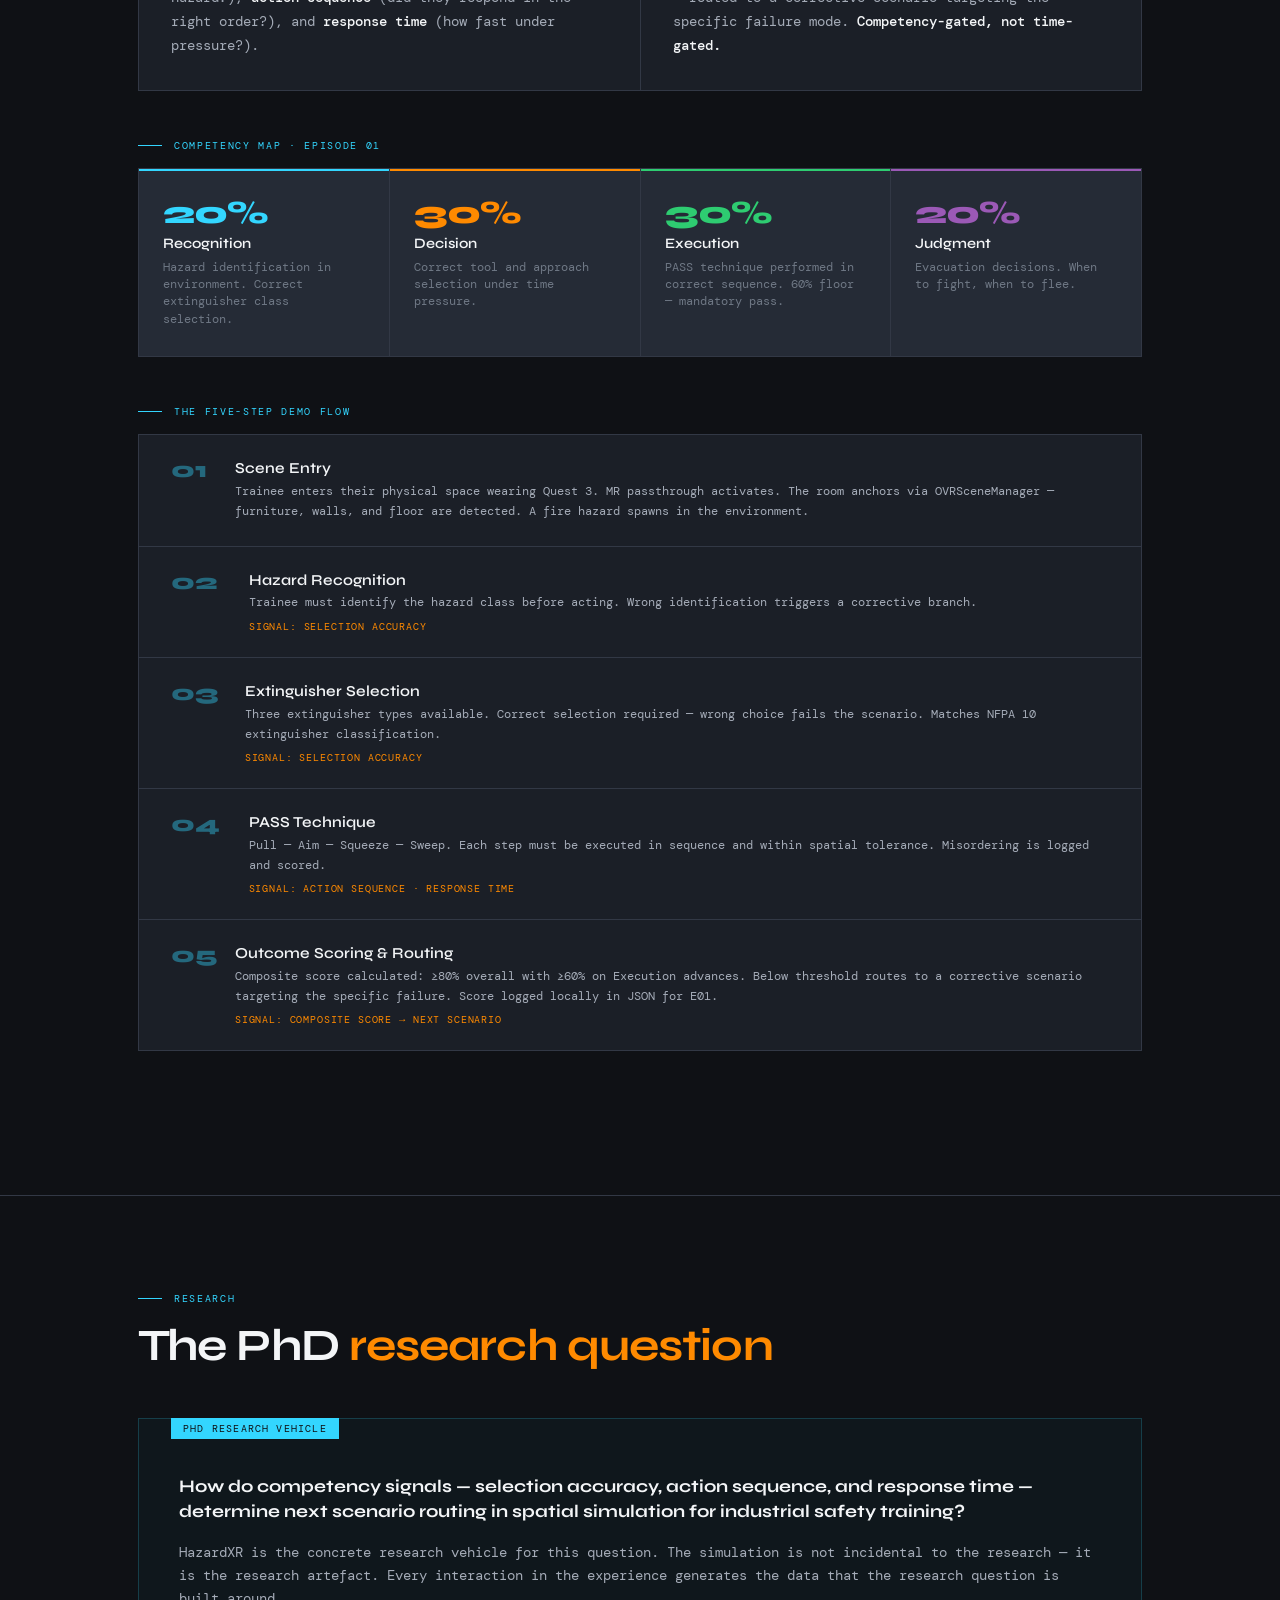
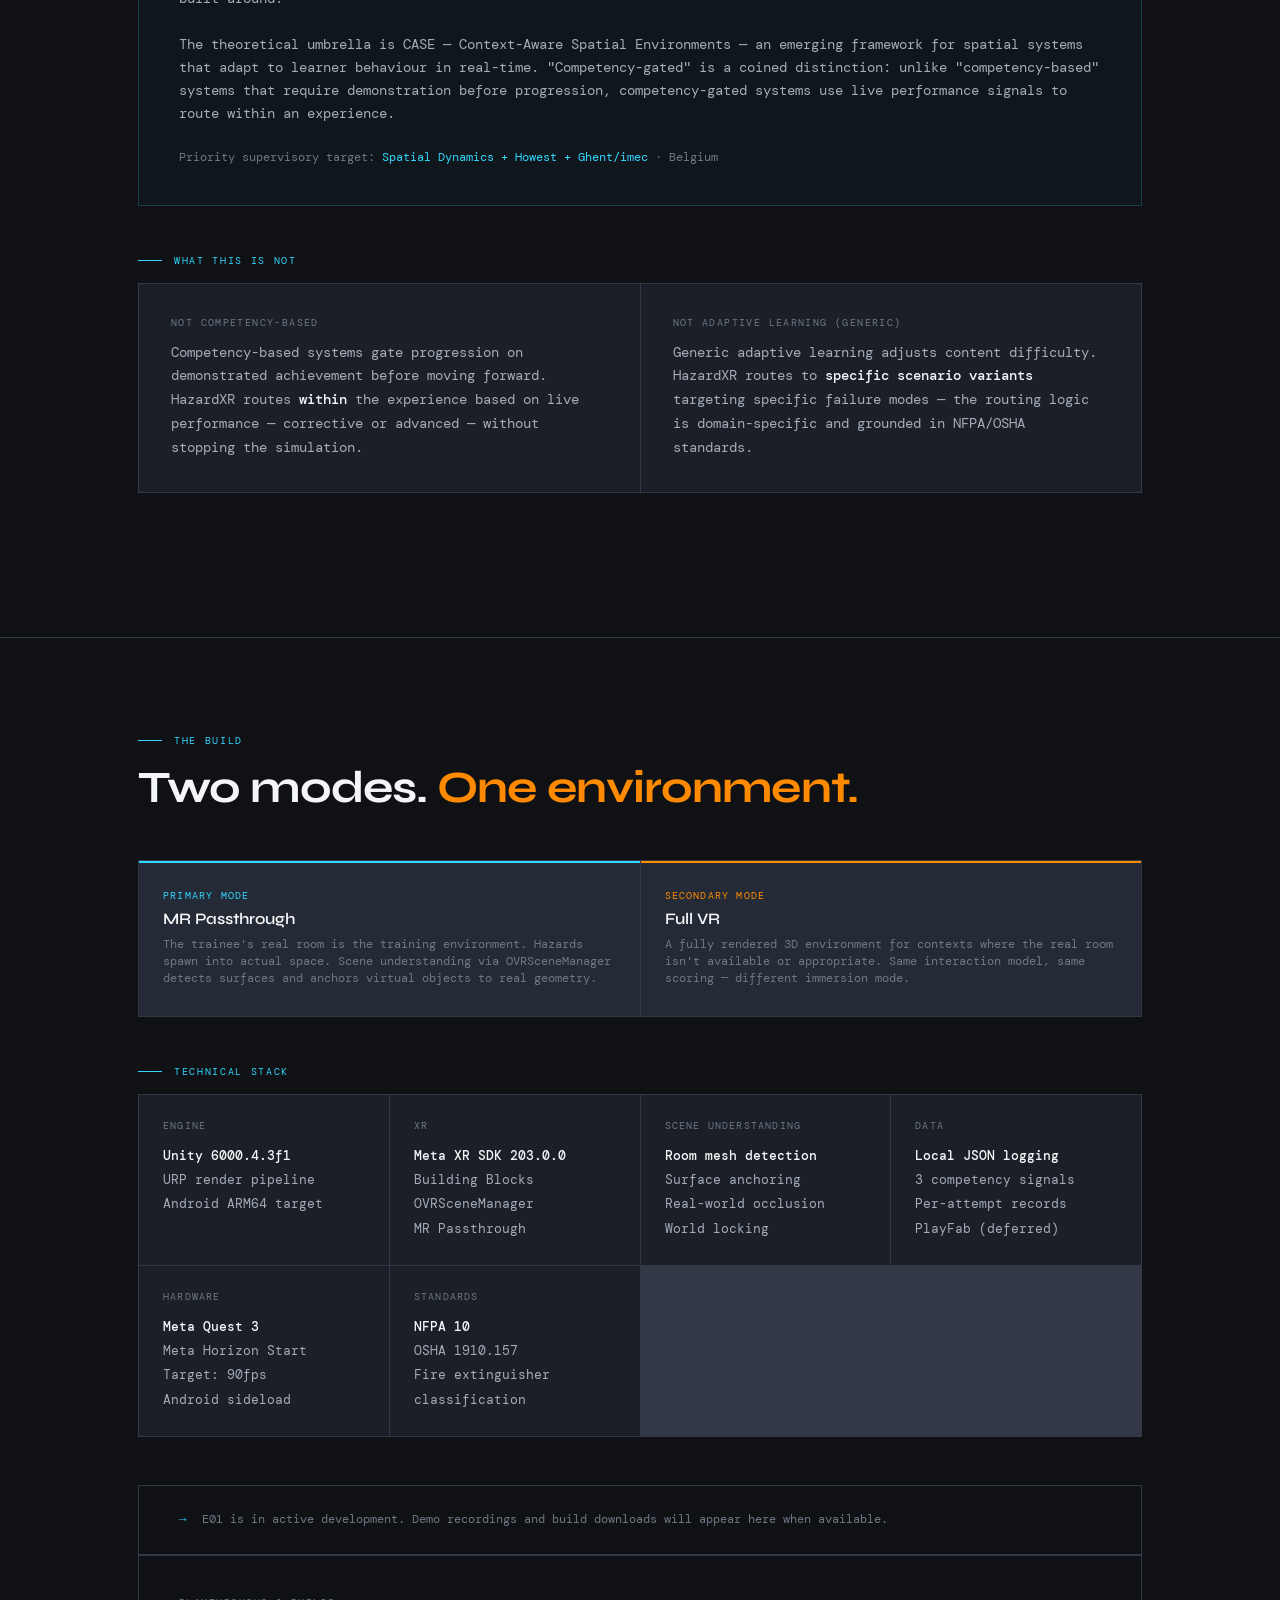
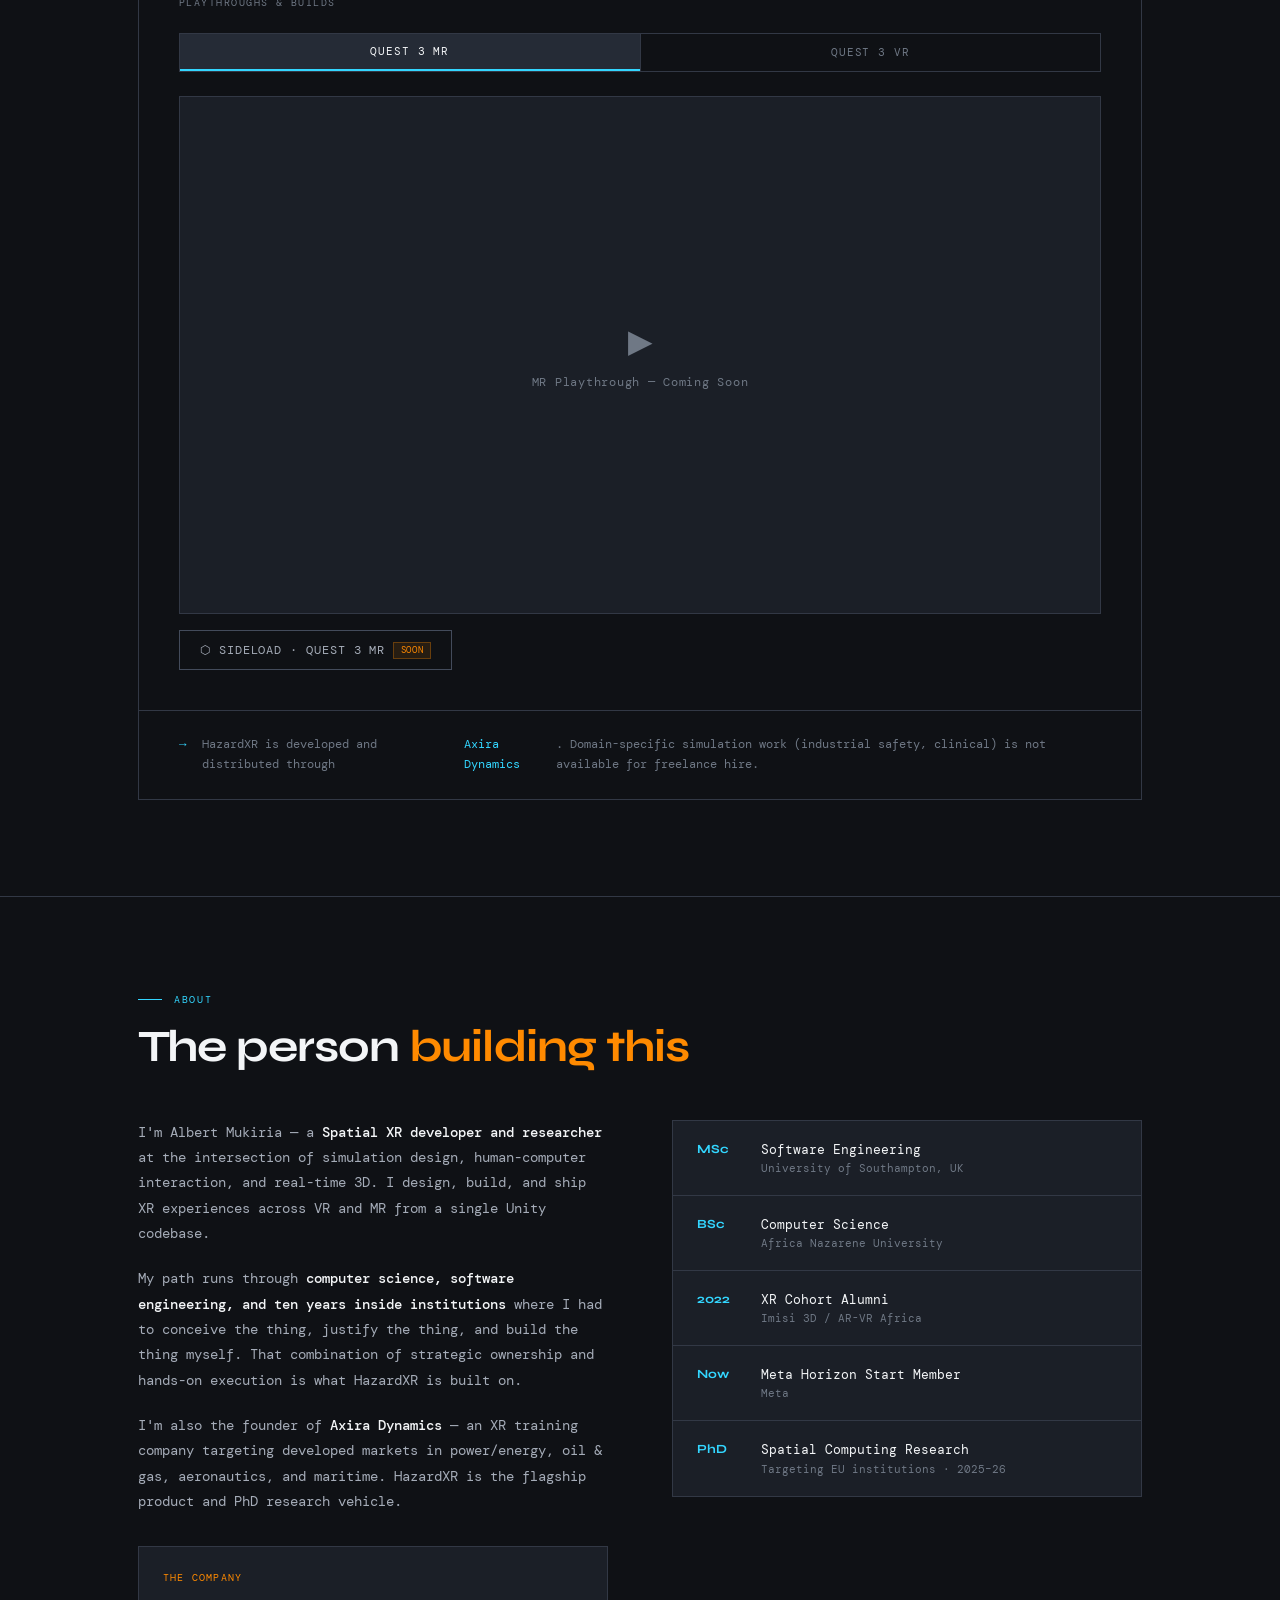
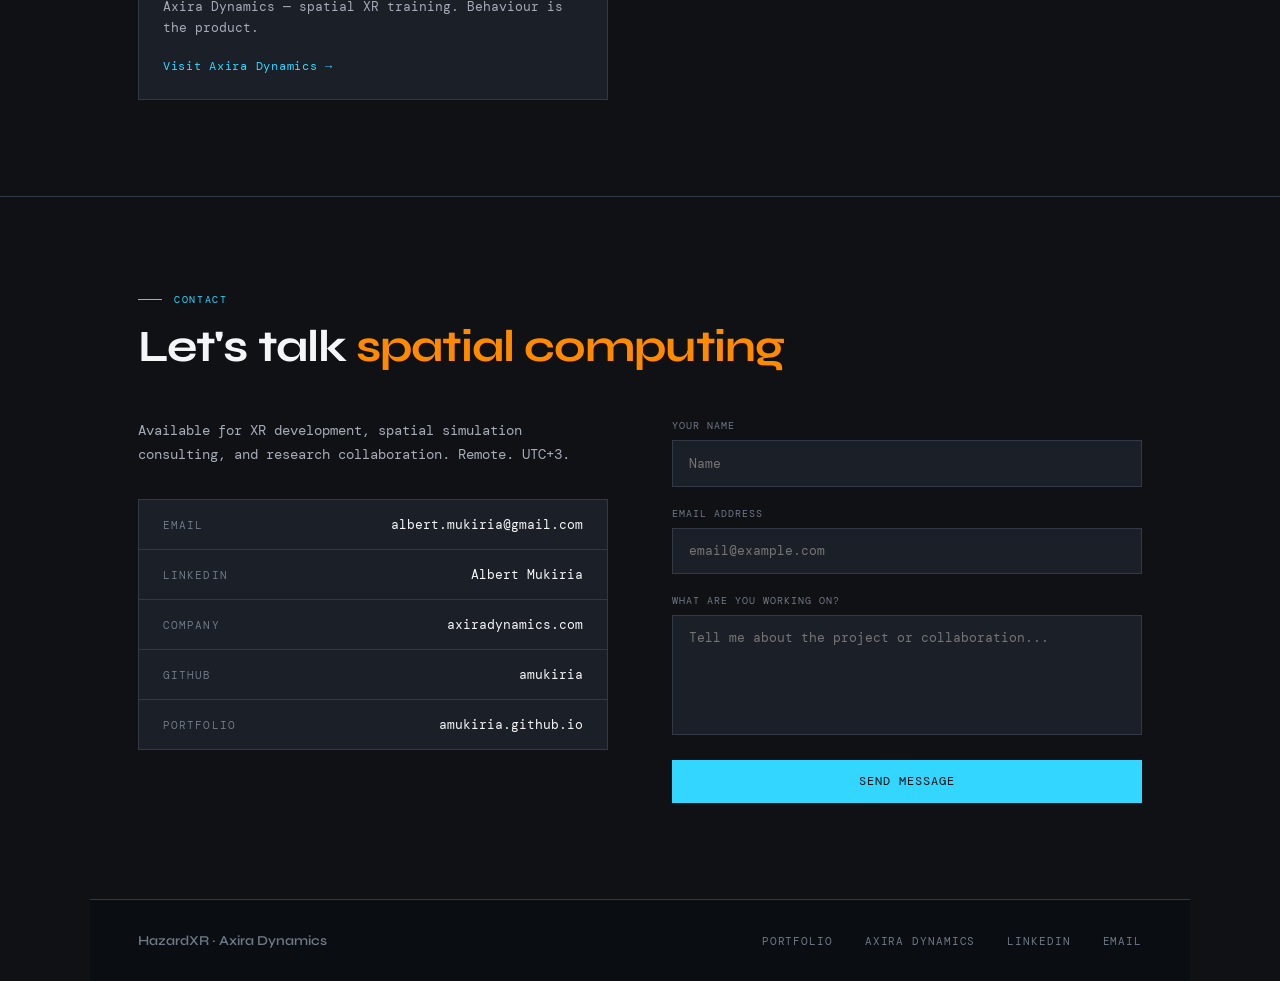
<file: hazardxr/index.html>
<!DOCTYPE html>
<html lang="en">
<head>
  <meta charset="UTF-8">
  <meta name="viewport" content="width=device-width, initial-scale=1.0">
  <title>HazardXR — Mixed Reality Industrial Safety Training</title>
  <link rel="preconnect" href="https://fonts.googleapis.com">
  <link rel="preconnect" href="https://fonts.gstatic.com" crossorigin>
  <link href="https://fonts.googleapis.com/css2?family=Syne:wght@400;600;700;800&family=DM+Mono:wght@300;400;500&display=swap" rel="stylesheet">
  <style>
    :root {
      --bg:       #0F1115;
      --surface:  #1B1F27;
      --surface2: #252B36;
      --cyan:     #33D6FF;
      --cyan-h:   #3DDCFF;
      --amber:    #FF8A00;
      --text:     #F3F5F7;
      --text-2:   #A5ACB8;
      --text-3:   #6F7885;
      --border:   #323845;
      --border-2: #434B5B;
    }

    *, *::before, *::after { box-sizing: border-box; margin: 0; padding: 0; }
    html { scroll-behavior: smooth; }

    body {
      font-family: 'DM Mono', monospace;
      background: var(--bg);
      color: var(--text);
      min-height: 100vh;
      overflow-x: hidden;
    }

    .grid-bg {
      position: fixed; inset: 0;
      background-image:
        linear-gradient(rgba(51,214,255,0.04) 1px, transparent 1px),
        linear-gradient(90deg, rgba(51,214,255,0.04) 1px, transparent 1px);
      background-size: 48px 48px;
      pointer-events: none; z-index: 0;
    }

    /* ── GLOW ── */
    .blob { position: fixed; border-radius: 50%; filter: blur(120px); pointer-events: none; z-index: 0; }
    .blob-1 { width: 500px; height: 500px; background: rgba(51,214,255,0.07); top: -150px; left: -150px; }
    .blob-2 { width: 350px; height: 350px; background: rgba(255,138,0,0.06); bottom: 100px; right: -100px; }

    /* ── NAV ── */
    nav {
      position: fixed; top: 0; left: 0; right: 0; z-index: 100;
      display: flex; align-items: center; justify-content: space-between;
      padding: 1.25rem 3rem;
      background: rgba(15,17,21,0.92);
      backdrop-filter: blur(16px);
      border-bottom: 1px solid var(--border);
    }

    .nav-back {
      font-size: 0.72rem; letter-spacing: 0.1em; text-transform: uppercase;
      color: var(--text-3); text-decoration: none; transition: color 0.2s;
      display: flex; align-items: center; gap: 0.5rem;
    }
    .nav-back:hover { color: var(--cyan); }

    .nav-logo {
      font-family: 'Syne', sans-serif; font-weight: 700; font-size: 1rem;
      color: var(--text); text-decoration: none; letter-spacing: -0.01em;
    }
    .nav-logo span { color: var(--cyan); }

    nav ul { display: flex; gap: 2rem; list-style: none; }
    nav a { font-size: 0.72rem; color: var(--text-3); text-decoration: none; letter-spacing: 0.08em; text-transform: uppercase; transition: color 0.2s; }
    nav a:hover { color: var(--text); }

    .nav-badge {
      font-size: 0.65rem; letter-spacing: 0.08em; text-transform: uppercase;
      background: rgba(255,138,0,0.1); border: 1px solid rgba(255,138,0,0.3);
      color: var(--amber); padding: 0.25rem 0.75rem;
    }

    /* ── SECTIONS ── */
    section, header { position: relative; z-index: 1; }

    /* ── HERO ── */
    header {
      min-height: 100vh;
      display: flex; flex-direction: column; justify-content: center;
      padding: 8rem 3rem 4rem;
      max-width: 1100px; margin: 0 auto;
    }

    .avail {
      display: inline-flex; align-items: center; gap: 0.5rem;
      font-size: 0.7rem; letter-spacing: 0.08em; text-transform: uppercase;
      color: var(--cyan); margin-bottom: 2rem;
    }
    .avail-dot {
      width: 7px; height: 7px; border-radius: 50%; background: var(--cyan);
      animation: pulse 2s infinite;
    }
    @keyframes pulse {
      0%, 100% { opacity: 1; transform: scale(1); }
      50% { opacity: 0.4; transform: scale(1.4); }
    }

    .hero-eyebrow {
      font-size: 0.72rem; letter-spacing: 0.14em; text-transform: uppercase;
      color: var(--amber); margin-bottom: 1.5rem;
      display: flex; align-items: center; gap: 0.75rem;
    }
    .hero-eyebrow::before {
      content: ''; display: block; width: 2rem; height: 1px; background: var(--amber);
    }

    h1 {
      font-family: 'Syne', sans-serif;
      font-size: clamp(2.8rem, 7vw, 5.5rem);
      font-weight: 800; line-height: 1.0;
      letter-spacing: -0.03em; margin-bottom: 1.5rem;
    }
    h1 em { font-style: normal; color: var(--cyan); }

    .hero-sub {
      font-size: 1rem; color: var(--text-2);
      max-width: 560px; line-height: 1.7; margin-bottom: 2.5rem;
    }

    .hero-actions { display: flex; gap: 1rem; flex-wrap: wrap; }

    .btn {
      font-family: 'DM Mono', monospace;
      font-size: 0.75rem; letter-spacing: 0.08em; text-transform: uppercase;
      padding: 0.85rem 2rem; text-decoration: none;
      transition: all 0.2s; cursor: pointer; border: none; display: inline-block;
    }
    .btn-primary { background: var(--cyan); color: var(--bg); }
    .btn-primary:hover { background: var(--cyan-h); }
    .btn-outline { background: transparent; color: var(--text); border: 1px solid var(--border-2); }
    .btn-outline:hover { border-color: var(--cyan); color: var(--cyan); }

    /* ── SERVICES STRIP ── */
    .strip {
      position: relative; z-index: 1;
      display: flex; gap: 1px;
      background: var(--border);
      border-top: 1px solid var(--border);
      border-bottom: 1px solid var(--border);
    }
    .strip-cell { flex: 1; background: var(--bg); padding: 1.5rem 2rem; min-width: 140px; }
    .strip-label { font-size: 0.62rem; letter-spacing: 0.12em; text-transform: uppercase; color: var(--text-3); margin-bottom: 0.4rem; }
    .strip-value { font-family: 'Syne', sans-serif; font-size: 0.88rem; font-weight: 600; color: var(--text); }

    /* ── SECTION COMMON ── */
    .section-inner { max-width: 1100px; margin: 0 auto; padding: 6rem 3rem; }

    .section-label {
      font-size: 0.65rem; letter-spacing: 0.16em; text-transform: uppercase;
      color: var(--cyan); margin-bottom: 1rem;
      display: flex; align-items: center; gap: 0.75rem;
    }
    .section-label::before { content: ''; display: block; width: 1.5rem; height: 1px; background: var(--cyan); }

    h2 {
      font-family: 'Syne', sans-serif;
      font-size: clamp(1.8rem, 4vw, 2.8rem);
      font-weight: 700; letter-spacing: -0.02em; line-height: 1.1; margin-bottom: 3rem;
    }
    h2 em { font-style: normal; color: var(--amber); }

    /* ── CONCEPT SECTION ── */
    .concept-grid {
      display: grid; grid-template-columns: 1fr 1fr; gap: 1px;
      background: var(--border); border: 1px solid var(--border);
      margin-bottom: 3rem;
    }
    .concept-cell { background: var(--surface); padding: 2rem; }
    .concept-cell-label { font-size: 0.62rem; letter-spacing: 0.14em; text-transform: uppercase; color: var(--text-3); margin-bottom: 0.75rem; }
    .concept-cell-body { font-size: 0.88rem; line-height: 1.7; color: var(--text-2); }
    .concept-cell-body strong { color: var(--text); font-weight: 500; }

    /* ── COMPETENCY MAP ── */
    .comp-grid {
      display: grid; grid-template-columns: repeat(4, 1fr); gap: 1px;
      background: var(--border); border: 1px solid var(--border); margin-bottom: 3rem;
    }
    .comp-cell { background: var(--surface2); padding: 1.75rem 1.5rem; position: relative; overflow: hidden; }
    .comp-cell::before { content: ''; position: absolute; top: 0; left: 0; right: 0; height: 2px; }
    .comp-cell:nth-child(1)::before { background: var(--cyan); }
    .comp-cell:nth-child(2)::before { background: var(--amber); }
    .comp-cell:nth-child(3)::before { background: #2ECC71; }
    .comp-cell:nth-child(4)::before { background: #9B59B6; }
    .comp-pct { font-family: 'Syne', sans-serif; font-size: 2rem; font-weight: 800; letter-spacing: -0.03em; line-height: 1; margin-bottom: 0.4rem; }
    .comp-cell:nth-child(1) .comp-pct { color: var(--cyan); }
    .comp-cell:nth-child(2) .comp-pct { color: var(--amber); }
    .comp-cell:nth-child(3) .comp-pct { color: #2ECC71; }
    .comp-cell:nth-child(4) .comp-pct { color: #9B59B6; }
    .comp-name { font-family: 'Syne', sans-serif; font-size: 0.9rem; font-weight: 600; margin-bottom: 0.4rem; color: var(--text); }
    .comp-desc { font-size: 0.72rem; color: var(--text-3); line-height: 1.5; }

    /* ── FLOW STEPS ── */
    .flow { display: flex; flex-direction: column; gap: 1px; background: var(--border); border: 1px solid var(--border); margin-bottom: 3rem; }
    .flow-step { background: var(--surface); padding: 1.5rem 2rem; display: flex; align-items: flex-start; gap: 2rem; transition: background 0.2s; }
    .flow-step:hover { background: var(--surface2); }
    .flow-num { font-family: 'Syne', sans-serif; font-size: 1.4rem; font-weight: 800; color: var(--cyan); opacity: 0.4; min-width: 2rem; line-height: 1; }
    .flow-content {}
    .flow-title { font-family: 'Syne', sans-serif; font-size: 0.95rem; font-weight: 600; color: var(--text); margin-bottom: 0.3rem; }
    .flow-desc { font-size: 0.78rem; color: var(--text-2); line-height: 1.6; }
    .flow-signal { font-size: 0.65rem; letter-spacing: 0.08em; text-transform: uppercase; color: var(--amber); margin-top: 0.4rem; }

    /* ── RESEARCH BLOCK ── */
    .research-panel {
      border: 1px solid rgba(51,214,255,0.2);
      background: rgba(51,214,255,0.03);
      padding: 2.5rem; margin-bottom: 3rem;
      position: relative;
    }
    .research-panel::before {
      content: 'PHD RESEARCH VEHICLE';
      position: absolute; top: -1px; left: 2rem;
      background: var(--cyan); color: var(--bg);
      font-size: 0.62rem; letter-spacing: 0.12em; padding: 0.25rem 0.75rem;
    }
    .research-q { font-family: 'Syne', sans-serif; font-size: 1.1rem; font-weight: 700; color: var(--text); line-height: 1.4; margin-bottom: 1rem; margin-top: 1rem; }
    .research-body { font-size: 0.85rem; color: var(--text-2); line-height: 1.7; margin-bottom: 1.5rem; }
    .research-target { font-size: 0.72rem; color: var(--text-3); }
    .research-target span { color: var(--cyan); }

    /* ── PLATFORM GRID ── */
    .platform-grid {
      display: grid; grid-template-columns: repeat(2, 1fr); gap: 1px;
      background: var(--border); border: 1px solid var(--border); margin-bottom: 2rem;
    }
    .platform-card { background: var(--surface2); padding: 1.75rem 1.5rem; position: relative; overflow: hidden; }
    .platform-card::before { content: ''; position: absolute; top: 0; left: 0; right: 0; height: 2px; }
    .platform-card.mr::before  { background: var(--cyan); }
    .platform-card.vr::before  { background: var(--amber); }
    .platform-label { font-size: 0.62rem; letter-spacing: 0.12em; text-transform: uppercase; margin-bottom: 0.4rem; }
    .platform-card.mr .platform-label { color: var(--cyan); }
    .platform-card.vr .platform-label { color: var(--amber); }
    .platform-name { font-family: 'Syne', sans-serif; font-size: 1rem; font-weight: 600; margin-bottom: 0.5rem; color: var(--text); }
    .platform-detail { font-size: 0.72rem; color: var(--text-3); line-height: 1.5; }

    /* ── MEDIA TABS ── */
    .media-section { border-top: 1px solid var(--border); padding: 2.5rem; }
    .media-section-label { font-size: 0.65rem; letter-spacing: 0.14em; text-transform: uppercase; color: var(--text-3); margin-bottom: 1.5rem; }
    .media-tabs { display: flex; gap: 1px; background: var(--border); border: 1px solid var(--border); margin-bottom: 1.5rem; overflow-x: auto; }
    .media-tab {
      flex: 1; min-width: 100px; background: var(--bg);
      padding: 0.65rem 1rem; font-family: 'DM Mono', monospace;
      font-size: 0.68rem; letter-spacing: 0.08em; text-transform: uppercase;
      color: var(--text-3); border: none; cursor: pointer; transition: all 0.15s; white-space: nowrap;
    }
    .media-tab:hover { background: var(--surface); color: var(--text); }
    .media-tab.active { background: var(--surface2); color: var(--text); }
    .media-tab.active.mr  { border-bottom: 2px solid var(--cyan); }
    .media-tab.active.vr  { border-bottom: 2px solid var(--amber); }
    .media-panel { display: none; }
    .media-panel.active { display: block; }

    .video-frame {
      background: var(--surface); border: 1px solid var(--border);
      aspect-ratio: 16/9; display: flex; align-items: center; justify-content: center;
      margin-bottom: 1rem; overflow: hidden;
    }
    .video-frame iframe { width: 100%; height: 100%; border: none; }
    .video-placeholder { text-align: center; }
    .video-placeholder-icon { font-size: 2rem; color: var(--text-3); margin-bottom: 0.75rem; }
    .video-placeholder-text { font-size: 0.78rem; color: var(--text-3); letter-spacing: 0.06em; }

    .platform-actions { display: flex; gap: 0.75rem; flex-wrap: wrap; }
    .platform-action-btn {
      font-family: 'DM Mono', monospace; font-size: 0.72rem;
      letter-spacing: 0.08em; text-transform: uppercase;
      padding: 0.65rem 1.25rem; text-decoration: none;
      border: 1px solid var(--border-2); color: var(--text-2);
      display: inline-flex; align-items: center; gap: 0.5rem;
      transition: all 0.2s;
    }
    .platform-action-btn:hover { border-color: var(--cyan); color: var(--cyan); }
    .coming-soon-badge {
      font-size: 0.58rem; background: rgba(255,138,0,0.1);
      border: 1px solid rgba(255,138,0,0.3); color: var(--amber);
      padding: 0.1rem 0.4rem; letter-spacing: 0.08em;
    }

    .project-insight {
      border-top: 1px solid var(--border); padding: 1.5rem 2.5rem;
      font-size: 0.78rem; color: var(--text-3); line-height: 1.6;
      display: flex; gap: 1rem; align-items: flex-start;
    }
    .insight-icon { color: var(--cyan); flex-shrink: 0; }

    /* ── STACK GRID ── */
    .stack-grid { display: grid; grid-template-columns: repeat(auto-fit, minmax(200px, 1fr)); gap: 1px; background: var(--border); border: 1px solid var(--border); }
    .stack-cell { background: var(--surface); padding: 1.5rem; }
    .stack-cell-label { font-size: 0.62rem; letter-spacing: 0.12em; text-transform: uppercase; color: var(--text-3); margin-bottom: 0.75rem; }
    .stack-items { font-size: 0.8rem; color: var(--text-2); line-height: 1.9; }
    .stack-items strong { color: var(--text); font-weight: 500; }

    /* ── ABOUT ── */
    .about-grid { display: grid; grid-template-columns: 1fr 1fr; gap: 4rem; }
    .about-text p { font-size: 0.88rem; color: var(--text-2); line-height: 1.8; margin-bottom: 1.25rem; }
    .about-text strong { color: var(--text); font-weight: 500; }

    .axira-callout {
      border: 1px solid var(--border); background: var(--surface);
      padding: 1.5rem; margin-top: 2rem;
    }
    .axira-callout-label { font-size: 0.62rem; letter-spacing: 0.12em; text-transform: uppercase; color: var(--amber); margin-bottom: 0.75rem; }
    .axira-callout p { font-size: 0.82rem; color: var(--text-2); line-height: 1.6; margin-bottom: 1rem; }
    .axira-callout a { font-size: 0.75rem; color: var(--cyan); text-decoration: none; letter-spacing: 0.06em; }
    .axira-callout a:hover { color: var(--cyan-h); }

    .creds { display: flex; flex-direction: column; gap: 1px; background: var(--border); border: 1px solid var(--border); }
    .cred-row { background: var(--surface); padding: 1.25rem 1.5rem; display: flex; gap: 1.5rem; align-items: flex-start; transition: background 0.2s; }
    .cred-row:hover { background: var(--surface2); }
    .cred-year { font-family: 'Syne', sans-serif; font-size: 0.78rem; font-weight: 700; color: var(--cyan); min-width: 2.5rem; }
    .cred-label { font-size: 0.82rem; color: var(--text); margin-bottom: 0.2rem; }
    .cred-sub { font-size: 0.7rem; color: var(--text-3); }

    /* ── CONTACT ── */
    .contact-grid { display: grid; grid-template-columns: 1fr 1fr; gap: 4rem; }
    .contact-intro p { font-size: 0.88rem; color: var(--text-2); line-height: 1.7; margin-bottom: 2rem; }
    .contact-links { display: flex; flex-direction: column; gap: 1px; background: var(--border); border: 1px solid var(--border); }
    .contact-link-row {
      background: var(--surface); padding: 1rem 1.5rem;
      display: flex; align-items: center; justify-content: space-between;
      text-decoration: none; transition: background 0.2s;
    }
    .contact-link-row:hover { background: var(--surface2); }
    .contact-link-label { font-size: 0.68rem; letter-spacing: 0.1em; text-transform: uppercase; color: var(--text-3); }
    .contact-link-value { font-size: 0.8rem; color: var(--text); }

    .form-group { margin-bottom: 1.25rem; }
    .form-group label { display: block; font-size: 0.62rem; letter-spacing: 0.1em; text-transform: uppercase; color: var(--text-3); margin-bottom: 0.5rem; }
    .form-group input, .form-group textarea {
      width: 100%; background: var(--surface); border: 1px solid var(--border);
      color: var(--text); font-family: 'DM Mono', monospace; font-size: 0.82rem;
      padding: 0.85rem 1rem; outline: none; transition: border-color 0.2s; resize: none;
    }
    .form-group input:focus, .form-group textarea:focus { border-color: var(--cyan); }
    .form-group textarea { height: 120px; }

    /* ── FOOTER ── */
    footer {
      position: relative; z-index: 1;
      border-top: 1px solid var(--border); background: #0A0D12;
      padding: 2rem 3rem;
      display: flex; align-items: center; justify-content: space-between;
      max-width: 1100px; margin: 0 auto; flex-wrap: wrap; gap: 1rem;
    }
    .footer-brand { font-family: 'Syne', sans-serif; font-size: 0.85rem; font-weight: 600; color: var(--text-3); }
    .footer-links { display: flex; gap: 2rem; }
    .footer-links a { font-size: 0.7rem; letter-spacing: 0.08em; text-transform: uppercase; color: var(--text-3); text-decoration: none; transition: color 0.2s; }
    .footer-links a:hover { color: var(--cyan); }

    /* ── ANIMATIONS ── */
    @keyframes fadeUp {
      from { opacity: 0; transform: translateY(20px); }
      to   { opacity: 1; transform: translateY(0); }
    }
    .fade-up { animation: fadeUp 0.7s ease both; }
    .delay-1 { animation-delay: 0.1s; }
    .delay-2 { animation-delay: 0.2s; }
    .delay-3 { animation-delay: 0.35s; }
    .delay-4 { animation-delay: 0.5s; }

    /* ── RESPONSIVE ── */
    @media (max-width: 768px) {
      nav { padding: 1rem 1.5rem; }
      nav ul { display: none; }
      header { padding: 7rem 1.5rem 3rem; }
      .section-inner { padding: 4rem 1.5rem; }
      .about-grid, .contact-grid { grid-template-columns: 1fr; gap: 2.5rem; }
      .concept-grid, .comp-grid, .platform-grid { grid-template-columns: 1fr; }
      .strip { flex-wrap: wrap; }
      footer { padding: 1.5rem; flex-direction: column; align-items: flex-start; }
      .media-section { padding: 1.5rem; }
    }
  </style>
</head>
<body>

<div class="grid-bg"></div>
<div class="blob blob-1"></div>
<div class="blob blob-2"></div>

<!-- NAV -->
<nav>
  <a href="https://amukiria.github.io/" class="nav-back">← Portfolio</a>
  <a href="#" class="nav-logo">Hazard<span>XR</span></a>
  <ul>
    <li><a href="#concept">Concept</a></li>
    <li><a href="#research">Research</a></li>
    <li><a href="#build">Build</a></li>
    <li><a href="#about">About</a></li>
    <li><a href="#contact">Contact</a></li>
  </ul>
  <span class="nav-badge">In Development</span>
</nav>

<!-- HERO -->
<header>
  <div class="avail fade-up">
    <span class="avail-dot"></span>
    Episode 01 · Fire Safety · In Active Development
  </div>
  <p class="hero-eyebrow fade-up delay-1">Mixed Reality · Industrial Safety Training · Meta Quest 3</p>
  <h1 class="fade-up delay-2">
    Enter the hazard.<br><em>Not a simulation.</em><br>The real thing.
  </h1>
  <p class="hero-sub fade-up delay-3">
    HazardXR puts trainees inside the hazard — in their actual space, using passthrough MR. They identify it, respond to it, and get scored on accuracy, sequence, and reaction time. Those scores determine what they face next.
  </p>
  <div class="hero-actions fade-up delay-4">
    <a href="#concept" class="btn btn-primary">See the Concept</a>
    <a href="#research" class="btn btn-outline">Research Angle</a>
  </div>
</header>

<!-- STRIP -->
<div class="strip">
  <div class="strip-cell"><div class="strip-label">Platform</div><div class="strip-value">Meta Quest 3</div></div>
  <div class="strip-cell"><div class="strip-label">Mode</div><div class="strip-value">MR Passthrough</div></div>
  <div class="strip-cell"><div class="strip-label">Engine</div><div class="strip-value">Unity 6000.4</div></div>
  <div class="strip-cell"><div class="strip-label">SDK</div><div class="strip-value">Meta XR SDK 203</div></div>
  <div class="strip-cell"><div class="strip-label">Standard</div><div class="strip-value">NFPA 10 / OSHA</div></div>
  <div class="strip-cell"><div class="strip-label">Status</div><div class="strip-value">E01 In Build</div></div>
</div>

<!-- CONCEPT -->
<section id="concept">
  <div class="section-inner">
    <p class="section-label">The Concept</p>
    <h2>Behaviour is <em>the product</em></h2>

    <div class="concept-grid">
      <div class="concept-cell">
        <div class="concept-cell-label">The Problem</div>
        <div class="concept-cell-body">
          Industrial safety training is delivered through videos, slideshows, and static procedures. Trainees pass a test. They enter a real hazard and freeze — because <strong>knowing the procedure and executing it under pressure are different skills.</strong>
        </div>
      </div>
      <div class="concept-cell">
        <div class="concept-cell-label">The Approach</div>
        <div class="concept-cell-body">
          HazardXR places the trainee inside the hazard in their actual physical environment using MR passthrough. <strong>The real room is the training environment.</strong> No environment reskin. No suspension of disbelief. The hazard appears where they work.
        </div>
      </div>
      <div class="concept-cell">
        <div class="concept-cell-label">The Scoring</div>
        <div class="concept-cell-body">
          Three competency signals are captured per attempt: <strong>selection accuracy</strong> (did they identify the right hazard?), <strong>action sequence</strong> (did they respond in the right order?), and <strong>response time</strong> (how fast under pressure?).
        </div>
      </div>
      <div class="concept-cell">
        <div class="concept-cell-label">The Routing</div>
        <div class="concept-cell-body">
          Scores determine the next scenario. Perform above threshold — advance to a harder variant. Perform below — routed to a corrective scenario targeting the specific failure mode. <strong>Competency-gated, not time-gated.</strong>
        </div>
      </div>
    </div>

    <p class="section-label">Competency Map · Episode 01</p>
    <div class="comp-grid">
      <div class="comp-cell">
        <div class="comp-pct">20%</div>
        <div class="comp-name">Recognition</div>
        <div class="comp-desc">Hazard identification in environment. Correct extinguisher class selection.</div>
      </div>
      <div class="comp-cell">
        <div class="comp-pct">30%</div>
        <div class="comp-name">Decision</div>
        <div class="comp-desc">Correct tool and approach selection under time pressure.</div>
      </div>
      <div class="comp-cell">
        <div class="comp-pct">30%</div>
        <div class="comp-name">Execution</div>
        <div class="comp-desc">PASS technique performed in correct sequence. 60% floor — mandatory pass.</div>
      </div>
      <div class="comp-cell">
        <div class="comp-pct">20%</div>
        <div class="comp-name">Judgment</div>
        <div class="comp-desc">Evacuation decisions. When to fight, when to flee.</div>
      </div>
    </div>

    <p class="section-label">The Five-Step Demo Flow</p>
    <div class="flow">
      <div class="flow-step">
        <div class="flow-num">01</div>
        <div class="flow-content">
          <div class="flow-title">Scene Entry</div>
          <div class="flow-desc">Trainee enters their physical space wearing Quest 3. MR passthrough activates. The room anchors via OVRSceneManager — furniture, walls, and floor are detected. A fire hazard spawns in the environment.</div>
        </div>
      </div>
      <div class="flow-step">
        <div class="flow-num">02</div>
        <div class="flow-content">
          <div class="flow-title">Hazard Recognition</div>
          <div class="flow-desc">Trainee must identify the hazard class before acting. Wrong identification triggers a corrective branch.</div>
          <div class="flow-signal">Signal: Selection Accuracy</div>
        </div>
      </div>
      <div class="flow-step">
        <div class="flow-num">03</div>
        <div class="flow-content">
          <div class="flow-title">Extinguisher Selection</div>
          <div class="flow-desc">Three extinguisher types available. Correct selection required — wrong choice fails the scenario. Matches NFPA 10 extinguisher classification.</div>
          <div class="flow-signal">Signal: Selection Accuracy</div>
        </div>
      </div>
      <div class="flow-step">
        <div class="flow-num">04</div>
        <div class="flow-content">
          <div class="flow-title">PASS Technique</div>
          <div class="flow-desc">Pull — Aim — Squeeze — Sweep. Each step must be executed in sequence and within spatial tolerance. Misordering is logged and scored.</div>
          <div class="flow-signal">Signal: Action Sequence · Response Time</div>
        </div>
      </div>
      <div class="flow-step">
        <div class="flow-num">05</div>
        <div class="flow-content">
          <div class="flow-title">Outcome Scoring & Routing</div>
          <div class="flow-desc">Composite score calculated: ≥80% overall with ≥60% on Execution advances. Below threshold routes to a corrective scenario targeting the specific failure. Score logged locally in JSON for E01.</div>
          <div class="flow-signal">Signal: Composite Score → Next Scenario</div>
        </div>
      </div>
    </div>
  </div>
</section>

<!-- RESEARCH -->
<section id="research" style="border-top: 1px solid var(--border);">
  <div class="section-inner">
    <p class="section-label">Research</p>
    <h2>The PhD <em>research question</em></h2>

    <div class="research-panel">
      <div class="research-q">
        How do competency signals — selection accuracy, action sequence, and response time — determine next scenario routing in spatial simulation for industrial safety training?
      </div>
      <div class="research-body">
        HazardXR is the concrete research vehicle for this question. The simulation is not incidental to the research — it is the research artefact. Every interaction in the experience generates the data that the research question is built around.<br><br>
        The theoretical umbrella is CASE — Context-Aware Spatial Environments — an emerging framework for spatial systems that adapt to learner behaviour in real-time. "Competency-gated" is a coined distinction: unlike "competency-based" systems that require demonstration before progression, competency-gated systems use live performance signals to route within an experience.
      </div>
      <div class="research-target">
        Priority supervisory target: <span>Spatial Dynamics + Howest + Ghent/imec</span> · Belgium
      </div>
    </div>

    <p class="section-label">What This Is Not</p>
    <div class="concept-grid">
      <div class="concept-cell">
        <div class="concept-cell-label">Not Competency-Based</div>
        <div class="concept-cell-body">Competency-based systems gate progression on demonstrated achievement before moving forward. HazardXR routes <strong>within</strong> the experience based on live performance — corrective or advanced — without stopping the simulation.</div>
      </div>
      <div class="concept-cell">
        <div class="concept-cell-label">Not Adaptive Learning (generic)</div>
        <div class="concept-cell-body">Generic adaptive learning adjusts content difficulty. HazardXR routes to <strong>specific scenario variants</strong> targeting specific failure modes — the routing logic is domain-specific and grounded in NFPA/OSHA standards.</div>
      </div>
    </div>
  </div>
</section>

<!-- BUILD -->
<section id="build" style="border-top: 1px solid var(--border);">
  <div class="section-inner">
    <p class="section-label">The Build</p>
    <h2>Two modes. <em>One environment.</em></h2>

    <div class="platform-grid" style="margin-bottom:3rem;">
      <div class="platform-card mr">
        <div class="platform-label">Primary Mode</div>
        <div class="platform-name">MR Passthrough</div>
        <div class="platform-detail">The trainee's real room is the training environment. Hazards spawn into actual space. Scene understanding via OVRSceneManager detects surfaces and anchors virtual objects to real geometry.</div>
      </div>
      <div class="platform-card vr">
        <div class="platform-label">Secondary Mode</div>
        <div class="platform-name">Full VR</div>
        <div class="platform-detail">A fully rendered 3D environment for contexts where the real room isn't available or appropriate. Same interaction model, same scoring — different immersion mode.</div>
      </div>
    </div>

    <p class="section-label">Technical Stack</p>
    <div class="stack-grid" style="margin-bottom:3rem;">
      <div class="stack-cell">
        <div class="stack-cell-label">Engine</div>
        <div class="stack-items"><strong>Unity 6000.4.3f1</strong><br>URP render pipeline<br>Android ARM64 target</div>
      </div>
      <div class="stack-cell">
        <div class="stack-cell-label">XR</div>
        <div class="stack-items"><strong>Meta XR SDK 203.0.0</strong><br>Building Blocks<br>OVRSceneManager<br>MR Passthrough</div>
      </div>
      <div class="stack-cell">
        <div class="stack-cell-label">Scene Understanding</div>
        <div class="stack-items"><strong>Room mesh detection</strong><br>Surface anchoring<br>Real-world occlusion<br>World locking</div>
      </div>
      <div class="stack-cell">
        <div class="stack-cell-label">Data</div>
        <div class="stack-items"><strong>Local JSON logging</strong><br>3 competency signals<br>Per-attempt records<br>PlayFab (deferred)</div>
      </div>
      <div class="stack-cell">
        <div class="stack-cell-label">Hardware</div>
        <div class="stack-items"><strong>Meta Quest 3</strong><br>Meta Horizon Start<br>Target: 90fps<br>Android sideload</div>
      </div>
      <div class="stack-cell">
        <div class="stack-cell-label">Standards</div>
        <div class="stack-items"><strong>NFPA 10</strong><br>OSHA 1910.157<br>Fire extinguisher<br>classification</div>
      </div>
    </div>

    <!-- MEDIA -->
    <div class="project-insight" style="border:1px solid var(--border); border-bottom:none;">
      <span class="insight-icon">→</span>
      <span>E01 is in active development. Demo recordings and build downloads will appear here when available.</span>
    </div>
    <div style="border: 1px solid var(--border);">
      <div class="media-section">
        <div class="media-section-label">Playthroughs & Builds</div>
        <div class="media-tabs">
          <button class="media-tab mr active" onclick="switchTab('mr', this)">Quest 3 MR</button>
          <button class="media-tab vr" onclick="switchTab('vr', this)">Quest 3 VR</button>
        </div>
        <div class="media-panel active" id="panel-mr">
          <div class="video-frame">
            <div class="video-placeholder">
              <div class="video-placeholder-icon">▶</div>
              <div class="video-placeholder-text">MR Playthrough — Coming Soon</div>
            </div>
          </div>
          <div class="platform-actions">
            <a class="platform-action-btn" href="#">⬡ Sideload · Quest 3 MR <span class="coming-soon-badge">Soon</span></a>
          </div>
        </div>
        <div class="media-panel" id="panel-vr">
          <div class="video-frame">
            <div class="video-placeholder">
              <div class="video-placeholder-icon">▶</div>
              <div class="video-placeholder-text">VR Playthrough — Coming Soon</div>
            </div>
          </div>
          <div class="platform-actions">
            <a class="platform-action-btn" href="#">⬡ Sideload · Quest 3 VR <span class="coming-soon-badge">Soon</span></a>
          </div>
        </div>
      </div>
      <div class="project-insight">
        <span class="insight-icon">→</span>
        HazardXR is developed and distributed through <a href="https://axiradynamics.com" style="color:var(--cyan);text-decoration:none;">Axira Dynamics</a>. Domain-specific simulation work (industrial safety, clinical) is not available for freelance hire.
      </div>
    </div>
  </div>
</section>

<!-- ABOUT -->
<section id="about" style="border-top: 1px solid var(--border);">
  <div class="section-inner">
    <p class="section-label">About</p>
    <h2>The person <em>building this</em></h2>
    <div class="about-grid">
      <div class="about-text">
        <p>I'm Albert Mukiria — a <strong>Spatial XR developer and researcher</strong> at the intersection of simulation design, human-computer interaction, and real-time 3D. I design, build, and ship XR experiences across VR and MR from a single Unity codebase.</p>
        <p>My path runs through <strong>computer science, software engineering, and ten years inside institutions</strong> where I had to conceive the thing, justify the thing, and build the thing myself. That combination of strategic ownership and hands-on execution is what HazardXR is built on.</p>
        <p>I'm also the founder of <strong>Axira Dynamics</strong> — an XR training company targeting developed markets in power/energy, oil & gas, aeronautics, and maritime. HazardXR is the flagship product and PhD research vehicle.</p>
        <div class="axira-callout">
          <div class="axira-callout-label">The Company</div>
          <p>Axira Dynamics — spatial XR training. Behaviour is the product.</p>
          <a href="https://axiradynamics.com" target="_blank" rel="noopener">Visit Axira Dynamics →</a>
        </div>
      </div>
      <div>
        <div class="creds">
          <div class="cred-row">
            <div class="cred-year">MSc</div>
            <div>
              <div class="cred-label">Software Engineering</div>
              <div class="cred-sub">University of Southampton, UK</div>
            </div>
          </div>
          <div class="cred-row">
            <div class="cred-year">BSc</div>
            <div>
              <div class="cred-label">Computer Science</div>
              <div class="cred-sub">Africa Nazarene University</div>
            </div>
          </div>
          <div class="cred-row">
            <div class="cred-year">2022</div>
            <div>
              <div class="cred-label">XR Cohort Alumni</div>
              <div class="cred-sub">Imisi 3D / AR-VR Africa</div>
            </div>
          </div>
          <div class="cred-row">
            <div class="cred-year">Now</div>
            <div>
              <div class="cred-label">Meta Horizon Start Member</div>
              <div class="cred-sub">Meta</div>
            </div>
          </div>
          <div class="cred-row">
            <div class="cred-year">PhD</div>
            <div>
              <div class="cred-label">Spatial Computing Research</div>
              <div class="cred-sub">Targeting EU institutions · 2025–26</div>
            </div>
          </div>
        </div>
      </div>
    </div>
  </div>
</section>

<!-- CONTACT -->
<section id="contact" style="border-top: 1px solid var(--border);">
  <div class="section-inner">
    <p class="section-label">Contact</p>
    <h2>Let's talk <em>spatial computing</em></h2>
    <div class="contact-grid">
      <div class="contact-intro">
        <p>Available for XR development, spatial simulation consulting, and research collaboration. Remote. UTC+3.</p>
        <div class="contact-links">
          <a href="mailto:albert.mukiria@gmail.com" class="contact-link-row">
            <span class="contact-link-label">Email</span>
            <span class="contact-link-value">albert.mukiria@gmail.com</span>
          </a>
          <a href="https://www.linkedin.com/in/albert-mukiria/" class="contact-link-row" target="_blank" rel="noopener">
            <span class="contact-link-label">LinkedIn</span>
            <span class="contact-link-value">Albert Mukiria</span>
          </a>
          <a href="https://axiradynamics.com" class="contact-link-row" target="_blank" rel="noopener">
            <span class="contact-link-label">Company</span>
            <span class="contact-link-value">axiradynamics.com</span>
          </a>
          <a href="https://github.com/amukiria" class="contact-link-row" target="_blank" rel="noopener">
            <span class="contact-link-label">GitHub</span>
            <span class="contact-link-value">amukiria</span>
          </a>
          <a href="https://amukiria.github.io/" class="contact-link-row">
            <span class="contact-link-label">Portfolio</span>
            <span class="contact-link-value">amukiria.github.io</span>
          </a>
        </div>
      </div>
      <div>
        <div class="form-group"><label>Your Name</label><input type="text" placeholder="Name"></div>
        <div class="form-group"><label>Email Address</label><input type="email" placeholder="email@example.com"></div>
        <div class="form-group"><label>What are you working on?</label><textarea placeholder="Tell me about the project or collaboration..."></textarea></div>
        <button class="btn btn-primary" style="width:100%;">Send Message</button>
      </div>
    </div>
  </div>
</section>

<footer>
  <div class="footer-brand">HazardXR · Axira Dynamics</div>
  <div class="footer-links">
    <a href="https://amukiria.github.io/">Portfolio</a>
    <a href="https://axiradynamics.com" target="_blank" rel="noopener">Axira Dynamics</a>
    <a href="https://www.linkedin.com/in/albert-mukiria/" target="_blank" rel="noopener">LinkedIn</a>
    <a href="mailto:albert.mukiria@gmail.com">Email</a>
  </div>
</footer>

<script>
  function switchTab(id, btn) {
    document.querySelectorAll('.media-tab').forEach(t => t.classList.remove('active'));
    document.querySelectorAll('.media-panel').forEach(p => p.classList.remove('active'));
    btn.classList.add('active');
    document.getElementById('panel-' + id).classList.add('active');
  }
</script>

</body>
</html>
</file>
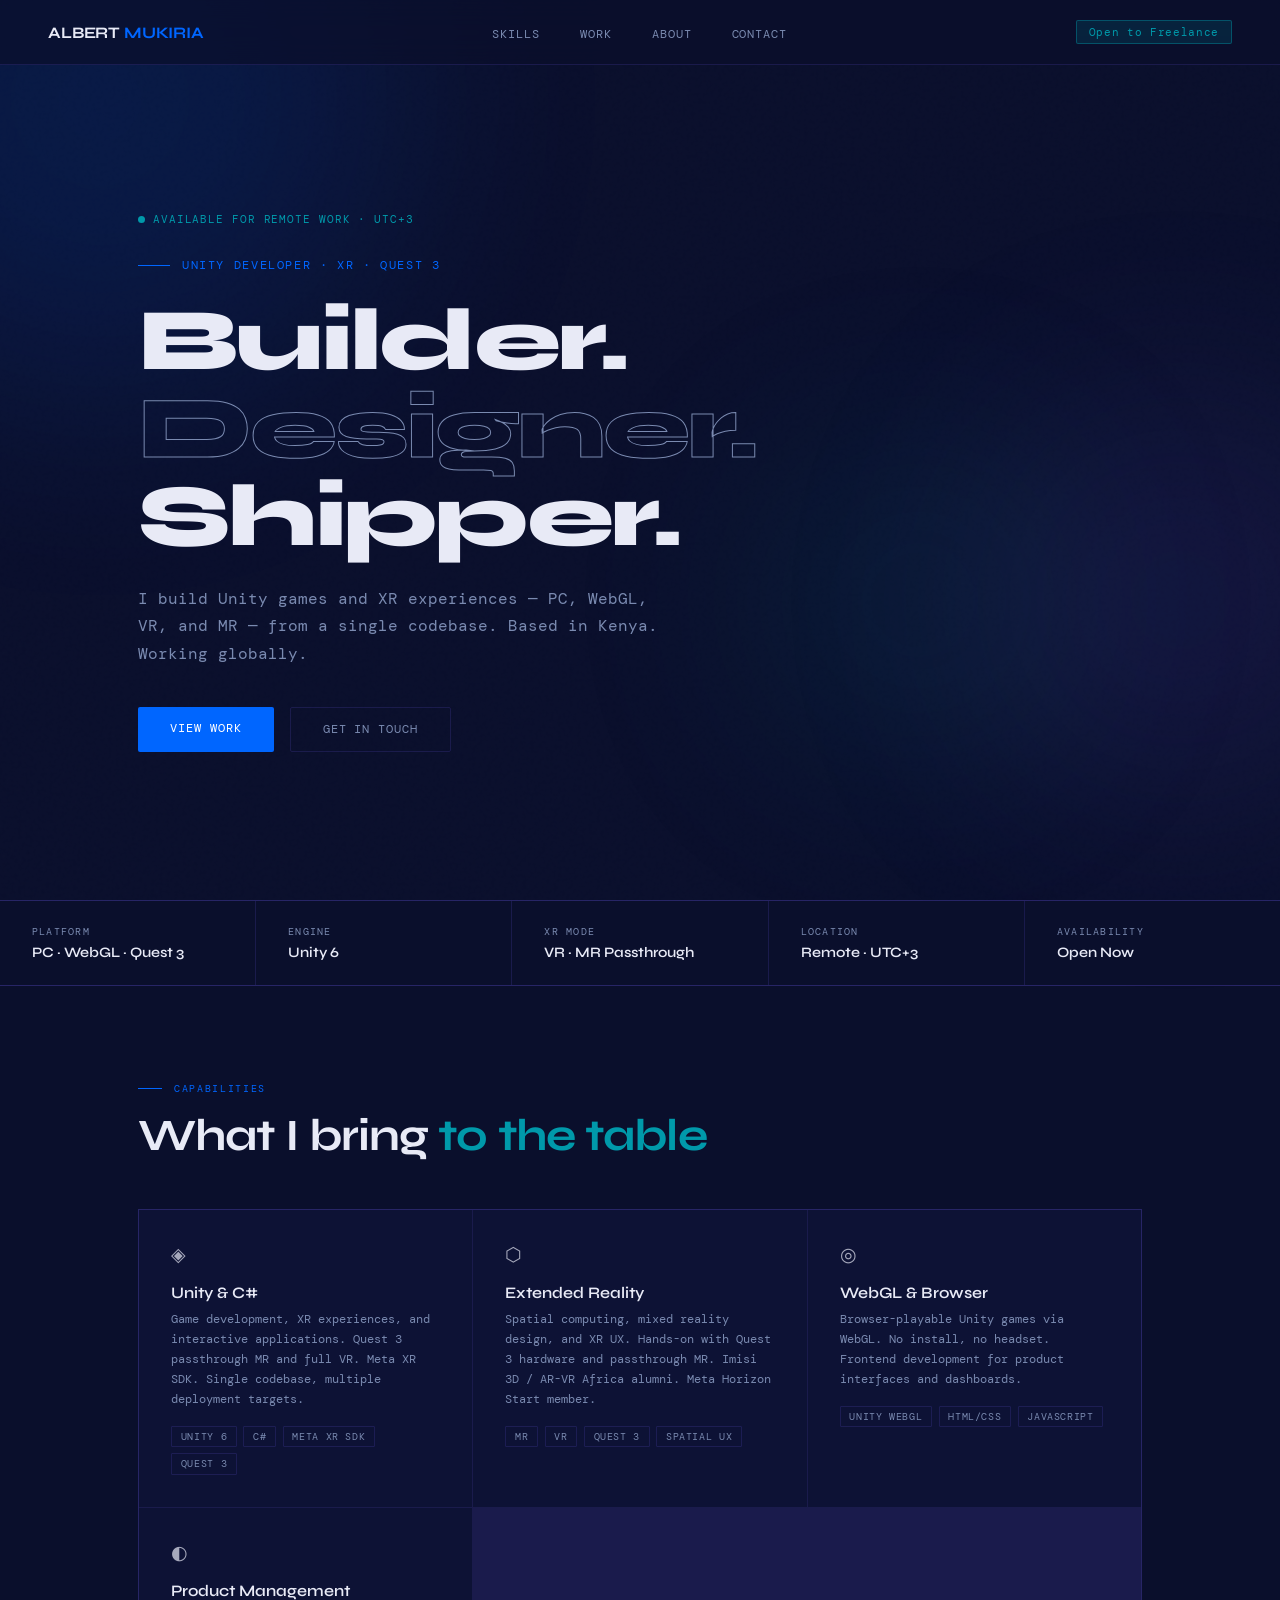
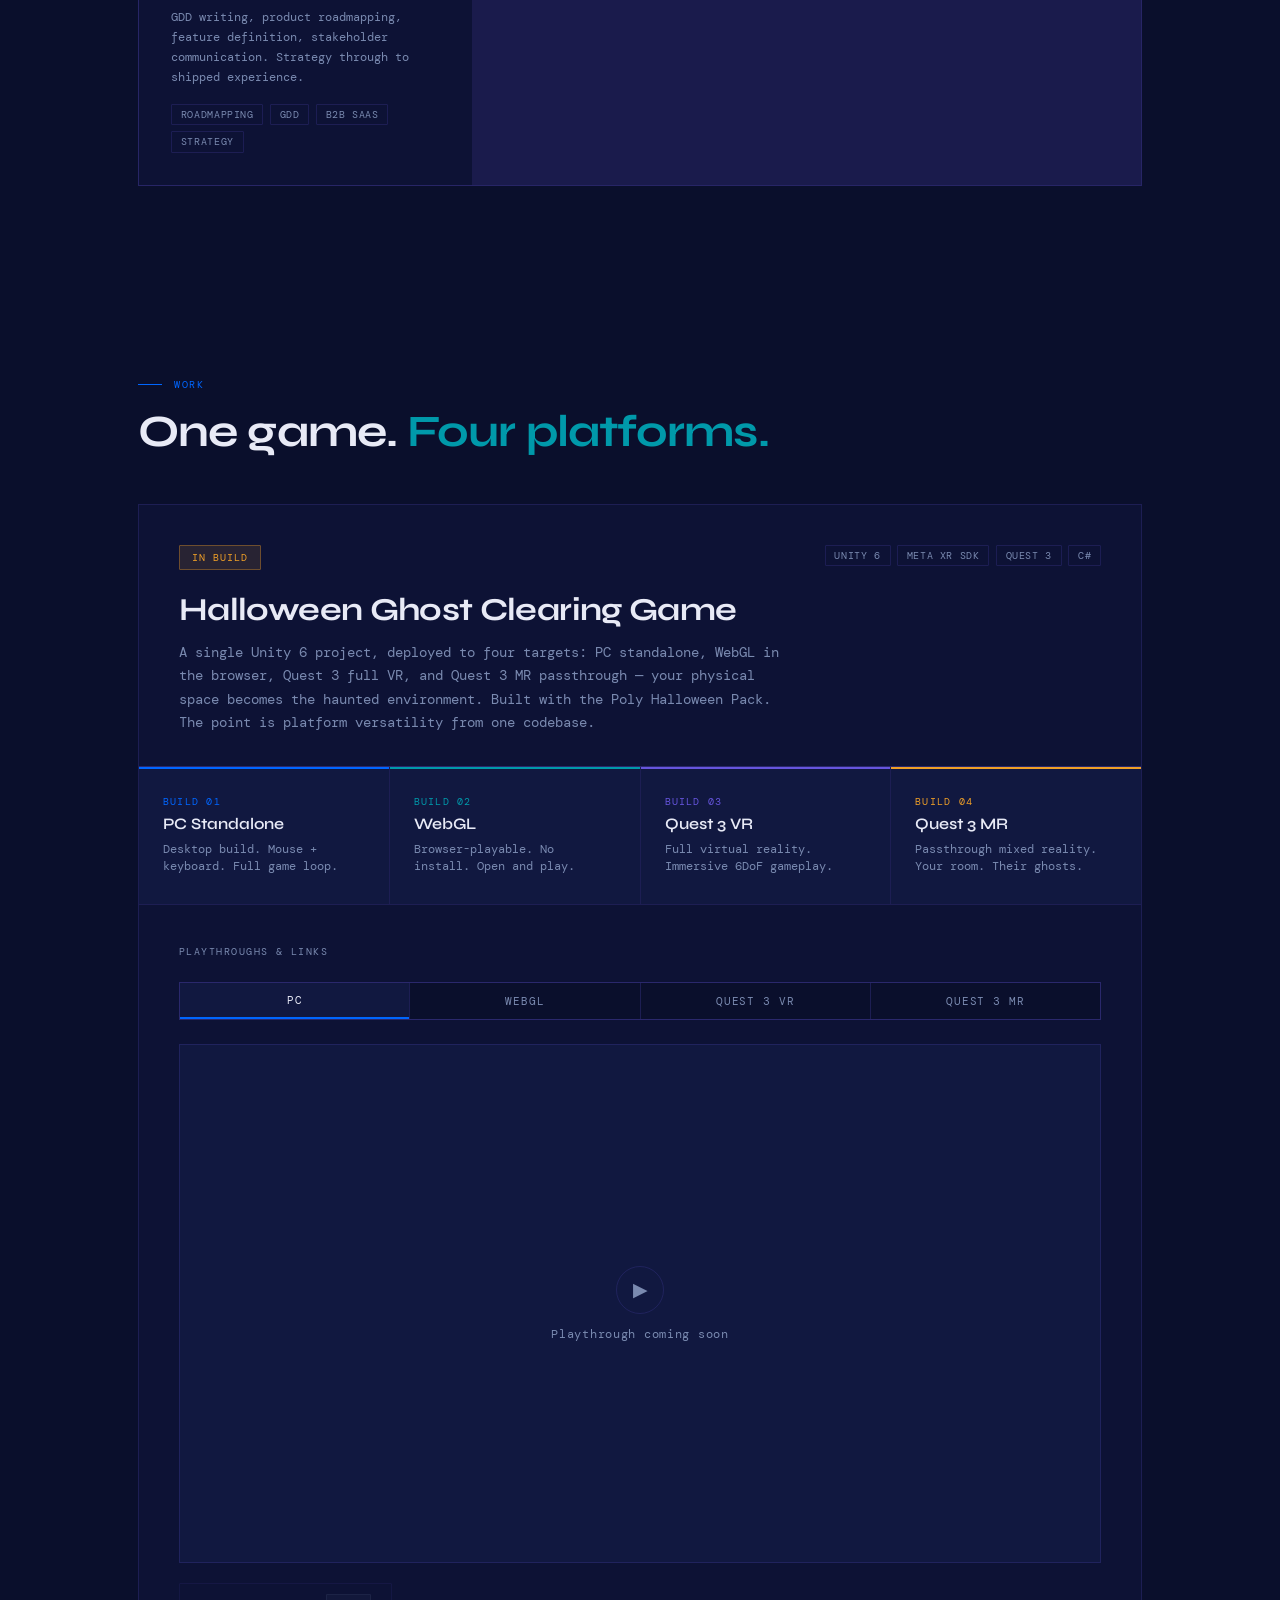
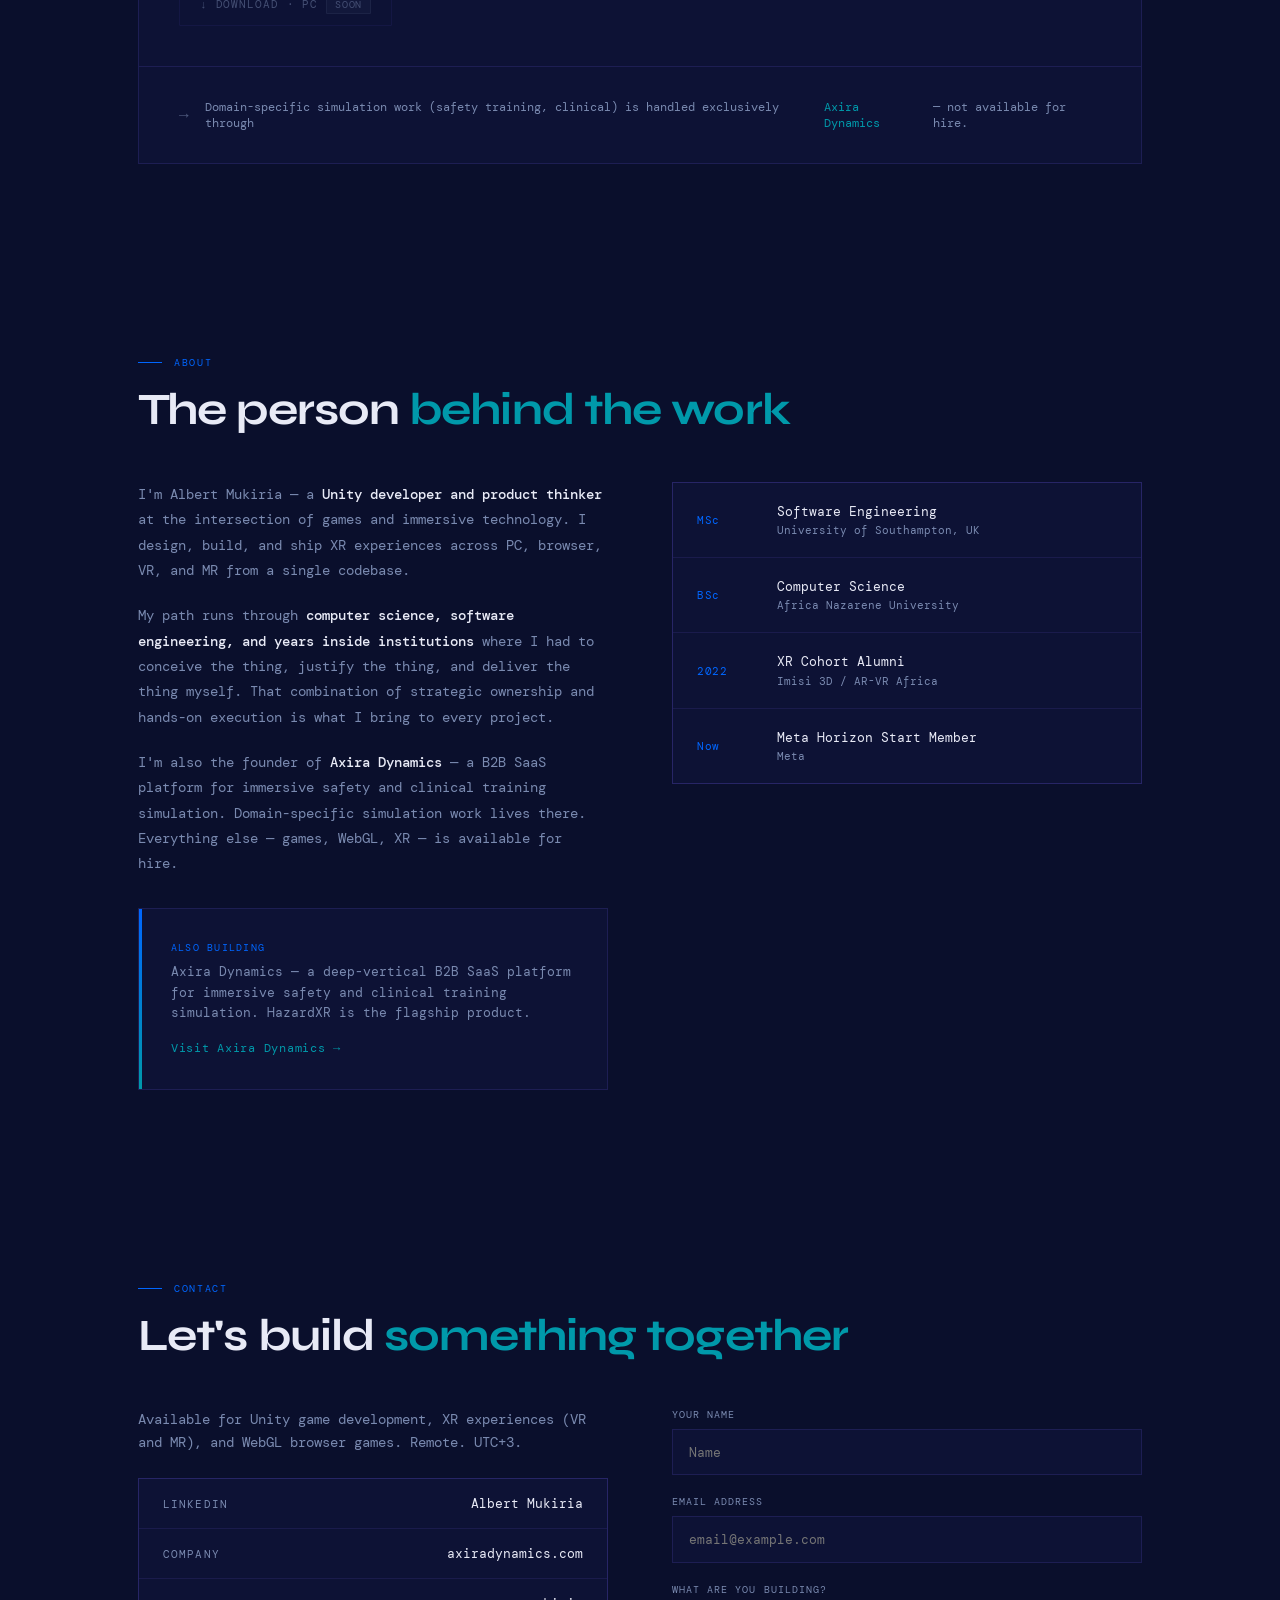
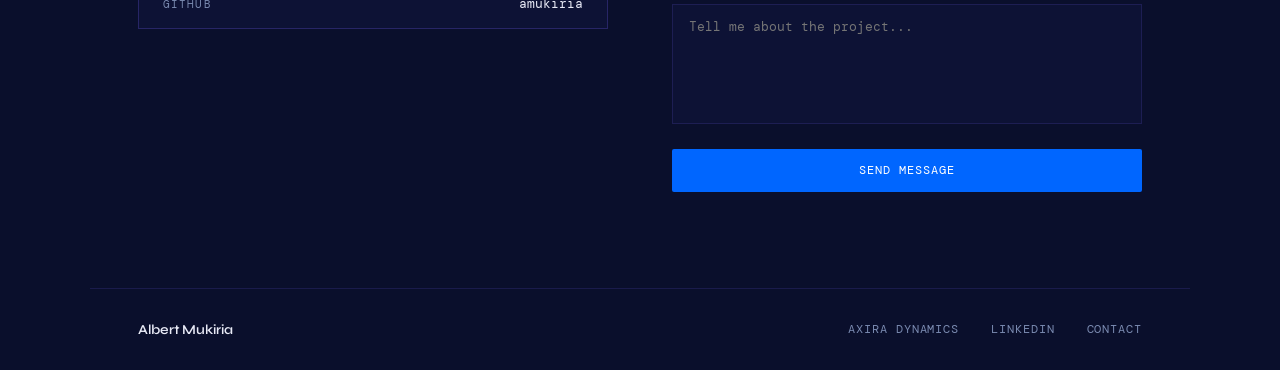
<file: archived/hazardxr.html>
<!DOCTYPE html>
<html lang="en">
<head>
  <meta charset="UTF-8" />
  <meta name="viewport" content="width=device-width, initial-scale=1.0" />
  <title>Albert Mukiria — Unity Developer · XR · Quest 3</title>
  <link rel="preconnect" href="https://fonts.googleapis.com" />
  <link rel="preconnect" href="https://fonts.gstatic.com" crossorigin />
  <link href="https://fonts.googleapis.com/css2?family=Syne:wght@400;500;600;700;800&family=DM+Mono:wght@300;400;500&display=swap" rel="stylesheet" />
  <style>
    :root {
      --navy:   #0A0F2C;
      --blue:   #0066FF;
      --teal:   #0099AA;
      --purple: #6655DD;
      --amber:  #EF9F27;
      --muted:  #7a8ab0;
      --surface: #0d1235;
      --surface2: #111840;
      --border: rgba(102,85,221,0.18);
      --text: #e8eaf6;
      --text-dim: #7a8ab0;
    }

    *, *::before, *::after { box-sizing: border-box; margin: 0; padding: 0; }

    html { scroll-behavior: smooth; }

    body {
      font-family: 'DM Mono', monospace;
      background: var(--navy);
      color: var(--text);
      min-height: 100vh;
      overflow-x: hidden;
    }

    /* ─── NOISE OVERLAY ─── */
    body::before {
      content: '';
      position: fixed;
      inset: 0;
      background-image: url("data:image/svg+xml,%3Csvg viewBox='0 0 256 256' xmlns='http://www.w3.org/2000/svg'%3E%3Cfilter id='noise'%3E%3CfeTurbulence type='fractalNoise' baseFrequency='0.9' numOctaves='4' stitchTiles='stitch'/%3E%3C/filter%3E%3Crect width='100%25' height='100%25' filter='url(%23noise)' opacity='0.04'/%3E%3C/svg%3E");
      pointer-events: none;
      z-index: 0;
      opacity: 0.4;
    }

    /* ─── GLOW BLOBS ─── */
    .blob {
      position: fixed;
      border-radius: 50%;
      filter: blur(120px);
      opacity: 0.12;
      pointer-events: none;
      z-index: 0;
    }
    .blob-1 { width: 600px; height: 600px; background: var(--blue);   top: -200px; left: -200px; }
    .blob-2 { width: 400px; height: 400px; background: var(--purple); bottom: 100px; right: -100px; }
    .blob-3 { width: 300px; height: 300px; background: var(--teal);   top: 50%; left: 60%; }

    /* ─── NAV ─── */
    nav {
      position: fixed;
      top: 0; left: 0; right: 0;
      z-index: 100;
      display: flex;
      align-items: center;
      justify-content: space-between;
      padding: 1.25rem 3rem;
      background: rgba(10,15,44,0.7);
      backdrop-filter: blur(16px);
      border-bottom: 1px solid var(--border);
    }

    .nav-logo {
      font-family: 'Syne', sans-serif;
      font-weight: 700;
      font-size: 1rem;
      color: var(--text);
      text-decoration: none;
      letter-spacing: -0.01em;
    }

    .nav-logo span { color: var(--blue); }

    nav ul {
      display: flex;
      gap: 2.5rem;
      list-style: none;
    }

    nav a {
      font-family: 'DM Mono', monospace;
      font-size: 0.75rem;
      color: var(--text-dim);
      text-decoration: none;
      letter-spacing: 0.08em;
      text-transform: uppercase;
      transition: color 0.2s;
    }

    nav a:hover { color: var(--text); }

    .nav-badge {
      font-size: 0.7rem;
      background: rgba(0,153,170,0.15);
      border: 1px solid rgba(0,153,170,0.4);
      color: var(--teal);
      padding: 0.25rem 0.75rem;
      border-radius: 2px;
      letter-spacing: 0.06em;
    }

    /* ─── SECTIONS ─── */
    section, header { position: relative; z-index: 1; }

    /* ─── HERO ─── */
    header {
      min-height: 100vh;
      display: flex;
      flex-direction: column;
      justify-content: center;
      padding: 8rem 3rem 4rem;
      max-width: 1100px;
      margin: 0 auto;
    }

    .hero-eyebrow {
      font-size: 0.72rem;
      letter-spacing: 0.14em;
      text-transform: uppercase;
      color: var(--blue);
      margin-bottom: 1.5rem;
      display: flex;
      align-items: center;
      gap: 0.75rem;
    }

    .hero-eyebrow::before {
      content: '';
      display: block;
      width: 2rem;
      height: 1px;
      background: var(--blue);
    }

    h1 {
      font-family: 'Syne', sans-serif;
      font-size: clamp(3rem, 7vw, 5.5rem);
      font-weight: 800;
      line-height: 1.0;
      letter-spacing: -0.03em;
      margin-bottom: 1.5rem;
    }

    h1 em {
      font-style: normal;
      color: transparent;
      -webkit-text-stroke: 1px var(--muted);
    }

    .hero-sub {
      font-size: 1rem;
      color: var(--text-dim);
      max-width: 520px;
      line-height: 1.7;
      margin-bottom: 2.5rem;
    }

    .hero-actions {
      display: flex;
      gap: 1rem;
      flex-wrap: wrap;
    }

    .btn {
      font-family: 'DM Mono', monospace;
      font-size: 0.75rem;
      letter-spacing: 0.08em;
      text-transform: uppercase;
      padding: 0.85rem 2rem;
      border-radius: 2px;
      text-decoration: none;
      transition: all 0.2s;
      cursor: pointer;
      border: none;
    }

    .btn-primary {
      background: var(--blue);
      color: #fff;
    }

    .btn-primary:hover { background: #0055dd; }

    .btn-ghost {
      background: transparent;
      color: var(--text-dim);
      border: 1px solid var(--border);
    }

    .btn-ghost:hover { color: var(--text); border-color: var(--muted); }

    /* ─── AVAILABILITY PILL ─── */
    .avail {
      display: inline-flex;
      align-items: center;
      gap: 0.5rem;
      font-size: 0.7rem;
      letter-spacing: 0.08em;
      text-transform: uppercase;
      color: var(--teal);
      margin-bottom: 2rem;
    }

    .avail-dot {
      width: 7px; height: 7px;
      border-radius: 50%;
      background: var(--teal);
      animation: pulse 2s infinite;
    }

    @keyframes pulse {
      0%, 100% { opacity: 1; transform: scale(1); }
      50% { opacity: 0.5; transform: scale(1.3); }
    }

    /* ─── SERVICES ─── */
    .services-strip {
      display: flex;
      gap: 1px;
      background: var(--border);
      border-top: 1px solid var(--border);
      border-bottom: 1px solid var(--border);
      overflow: hidden;
    }

    .service-cell {
      flex: 1;
      background: var(--navy);
      padding: 1.5rem 2rem;
      min-width: 160px;
    }

    .service-cell-label {
      font-size: 0.65rem;
      letter-spacing: 0.12em;
      text-transform: uppercase;
      color: var(--text-dim);
      margin-bottom: 0.4rem;
    }

    .service-cell-value {
      font-family: 'Syne', sans-serif;
      font-size: 0.9rem;
      font-weight: 600;
      color: var(--text);
    }

    /* ─── CONTENT SECTIONS ─── */
    .section-inner {
      max-width: 1100px;
      margin: 0 auto;
      padding: 6rem 3rem;
    }

    .section-label {
      font-size: 0.65rem;
      letter-spacing: 0.16em;
      text-transform: uppercase;
      color: var(--blue);
      margin-bottom: 1rem;
      display: flex;
      align-items: center;
      gap: 0.75rem;
    }

    .section-label::before {
      content: '';
      display: block;
      width: 1.5rem;
      height: 1px;
      background: var(--blue);
    }

    h2 {
      font-family: 'Syne', sans-serif;
      font-size: clamp(1.8rem, 4vw, 2.8rem);
      font-weight: 700;
      letter-spacing: -0.02em;
      line-height: 1.1;
      margin-bottom: 3rem;
    }

    h2 em {
      font-style: normal;
      color: var(--teal);
    }

    /* ─── SKILLS GRID ─── */
    .skills-grid {
      display: grid;
      grid-template-columns: repeat(auto-fit, minmax(260px, 1fr));
      gap: 1px;
      background: var(--border);
      border: 1px solid var(--border);
    }

    .skill-card {
      background: var(--surface);
      padding: 2rem;
      transition: background 0.2s;
    }

    .skill-card:hover { background: var(--surface2); }

    .skill-icon {
      font-size: 1.2rem;
      margin-bottom: 1rem;
      opacity: 0.7;
    }

    .skill-name {
      font-family: 'Syne', sans-serif;
      font-size: 1rem;
      font-weight: 600;
      margin-bottom: 0.5rem;
      color: var(--text);
    }

    .skill-desc {
      font-size: 0.78rem;
      color: var(--text-dim);
      line-height: 1.6;
      margin-bottom: 1rem;
    }

    .tags {
      display: flex;
      flex-wrap: wrap;
      gap: 0.4rem;
    }

    .tag {
      font-size: 0.65rem;
      letter-spacing: 0.06em;
      padding: 0.2rem 0.55rem;
      border-radius: 1px;
      border: 1px solid var(--border);
      color: var(--text-dim);
      text-transform: uppercase;
    }

    /* ─── PROJECT FEATURE ─── */
    .project-feature {
      border: 1px solid var(--border);
      background: var(--surface);
      overflow: hidden;
    }

    .project-header {
      padding: 2.5rem 2.5rem 0;
      display: flex;
      justify-content: space-between;
      align-items: flex-start;
      flex-wrap: wrap;
      gap: 1rem;
    }

    .project-status {
      font-size: 0.65rem;
      letter-spacing: 0.1em;
      text-transform: uppercase;
      padding: 0.3rem 0.75rem;
      border-radius: 1px;
    }

    .status-build {
      background: rgba(239,159,39,0.12);
      border: 1px solid rgba(239,159,39,0.35);
      color: var(--amber);
    }

    .project-title {
      font-family: 'Syne', sans-serif;
      font-size: clamp(1.5rem, 3vw, 2rem);
      font-weight: 700;
      letter-spacing: -0.02em;
      padding: 1.5rem 2.5rem 0.75rem;
    }

    .project-desc {
      font-size: 0.85rem;
      color: var(--text-dim);
      line-height: 1.7;
      padding: 0 2.5rem 2rem;
      max-width: 680px;
    }

    /* ─── PLATFORM GRID ─── */
    .platform-grid {
      display: grid;
      grid-template-columns: repeat(4, 1fr);
      gap: 1px;
      background: var(--border);
      border-top: 1px solid var(--border);
    }

    .platform-card {
      background: var(--surface2);
      padding: 1.75rem 1.5rem;
      position: relative;
      overflow: hidden;
    }

    .platform-card::before {
      content: '';
      position: absolute;
      top: 0; left: 0; right: 0;
      height: 2px;
    }

    .platform-card.pc::before    { background: var(--blue); }
    .platform-card.webgl::before { background: var(--teal); }
    .platform-card.vr::before    { background: var(--purple); }
    .platform-card.mr::before    { background: var(--amber); }

    .platform-label {
      font-size: 0.65rem;
      letter-spacing: 0.12em;
      text-transform: uppercase;
      margin-bottom: 0.4rem;
    }

    .platform-card.pc    .platform-label { color: var(--blue); }
    .platform-card.webgl .platform-label { color: var(--teal); }
    .platform-card.vr    .platform-label { color: var(--purple); }
    .platform-card.mr    .platform-label { color: var(--amber); }

    .platform-name {
      font-family: 'Syne', sans-serif;
      font-size: 1rem;
      font-weight: 600;
      margin-bottom: 0.5rem;
    }

    .platform-detail {
      font-size: 0.72rem;
      color: var(--text-dim);
      line-height: 1.5;
    }

    /* ─── MEDIA SECTION ─── */
    .media-section {
      border-top: 1px solid var(--border);
      padding: 2.5rem;
    }

    .media-section-label {
      font-size: 0.65rem;
      letter-spacing: 0.14em;
      text-transform: uppercase;
      color: var(--text-dim);
      margin-bottom: 1.5rem;
    }

    .media-tabs {
      display: flex;
      gap: 1px;
      background: var(--border);
      border: 1px solid var(--border);
      margin-bottom: 1.5rem;
      overflow-x: auto;
    }

    .media-tab {
      flex: 1;
      min-width: 100px;
      background: var(--navy);
      padding: 0.65rem 1rem;
      font-family: 'DM Mono', monospace;
      font-size: 0.68rem;
      letter-spacing: 0.08em;
      text-transform: uppercase;
      color: var(--text-dim);
      border: none;
      cursor: pointer;
      transition: all 0.15s;
      white-space: nowrap;
    }

    .media-tab:hover { background: var(--surface); color: var(--text); }
    .media-tab.active { background: var(--surface2); color: var(--text); }
    .media-tab.active.pc    { border-bottom: 2px solid var(--blue); }
    .media-tab.active.webgl { border-bottom: 2px solid var(--teal); }
    .media-tab.active.vr    { border-bottom: 2px solid var(--purple); }
    .media-tab.active.mr    { border-bottom: 2px solid var(--amber); }

    .media-panel { display: none; }
    .media-panel.active { display: block; }

    .video-frame {
      position: relative;
      width: 100%;
      aspect-ratio: 16 / 9;
      background: var(--surface2);
      border: 1px solid var(--border);
      display: flex;
      flex-direction: column;
      align-items: center;
      justify-content: center;
      gap: 0.75rem;
      margin-bottom: 1.25rem;
      overflow: hidden;
    }

    .video-frame iframe {
      position: absolute;
      inset: 0;
      width: 100%;
      height: 100%;
      border: none;
    }

    .video-placeholder {
      display: flex;
      flex-direction: column;
      align-items: center;
      gap: 0.75rem;
    }

    .video-placeholder-icon {
      width: 48px; height: 48px;
      border-radius: 50%;
      border: 1px solid var(--border);
      display: flex;
      align-items: center;
      justify-content: center;
      font-size: 1.2rem;
      color: var(--text-dim);
    }

    .video-placeholder-text {
      font-size: 0.75rem;
      color: var(--text-dim);
      letter-spacing: 0.06em;
    }

    .platform-actions {
      display: flex;
      gap: 0.75rem;
      flex-wrap: wrap;
    }

    .platform-action-btn {
      font-family: 'DM Mono', monospace;
      font-size: 0.7rem;
      letter-spacing: 0.08em;
      text-transform: uppercase;
      padding: 0.65rem 1.25rem;
      border-radius: 1px;
      text-decoration: none;
      border: 1px solid var(--border);
      color: var(--text-dim);
      transition: all 0.2s;
      display: inline-flex;
      align-items: center;
      gap: 0.5rem;
      cursor: default;
      opacity: 0.5;
    }

    .platform-action-btn.live {
      opacity: 1;
      cursor: pointer;
    }

    .platform-action-btn.live:hover {
      color: var(--text);
      border-color: var(--muted);
    }

    .platform-action-btn.play.live  { border-color: var(--teal);   color: var(--teal); }
    .platform-action-btn.play.live:hover { background: rgba(0,153,170,0.08); }
    .platform-action-btn.dl.live    { border-color: var(--blue);   color: var(--blue); }
    .platform-action-btn.dl.live:hover { background: rgba(0,102,255,0.08); }
    .platform-action-btn.quest.live { border-color: var(--purple); color: var(--purple); }
    .platform-action-btn.quest.live:hover { background: rgba(102,85,221,0.08); }

    .coming-soon-badge {
      font-size: 0.6rem;
      letter-spacing: 0.08em;
      text-transform: uppercase;
      background: rgba(122,138,176,0.1);
      border: 1px solid rgba(122,138,176,0.2);
      color: var(--text-dim);
      padding: 0.15rem 0.5rem;
      border-radius: 1px;
    }

    /* ─── PROJECT INSIGHT ─── */
    .project-insight {
      padding: 2rem 2.5rem;
      border-top: 1px solid var(--border);
      display: flex;
      align-items: center;
      gap: 1rem;
      font-size: 0.78rem;
      color: var(--text-dim);
    }

    .insight-icon { font-size: 1rem; opacity: 0.6; }

    /* ─── ABOUT ─── */
    .about-grid {
      display: grid;
      grid-template-columns: 1fr 1fr;
      gap: 4rem;
      align-items: start;
    }

    .about-text p {
      font-size: 0.88rem;
      color: var(--text-dim);
      line-height: 1.8;
      margin-bottom: 1.25rem;
    }

    .about-text p strong { color: var(--text); font-weight: 500; }

    .creds {
      display: flex;
      flex-direction: column;
      gap: 1px;
      background: var(--border);
      border: 1px solid var(--border);
    }

    .cred-row {
      background: var(--surface);
      padding: 1.25rem 1.5rem;
      display: grid;
      grid-template-columns: 4rem 1fr;
      gap: 1rem;
      align-items: center;
    }

    .cred-year {
      font-size: 0.7rem;
      color: var(--blue);
      letter-spacing: 0.06em;
    }

    .cred-label {
      font-size: 0.8rem;
      color: var(--text);
      line-height: 1.4;
    }

    .cred-sub {
      font-size: 0.7rem;
      color: var(--text-dim);
      margin-top: 0.15rem;
    }

    /* ─── AXIRA CALLOUT ─── */
    .axira-callout {
      border: 1px solid var(--border);
      background: var(--surface);
      padding: 2rem;
      margin-top: 2rem;
      position: relative;
      overflow: hidden;
    }

    .axira-callout::before {
      content: '';
      position: absolute;
      left: 0; top: 0; bottom: 0;
      width: 3px;
      background: linear-gradient(to bottom, var(--blue), var(--teal));
    }

    .axira-callout-label {
      font-size: 0.65rem;
      letter-spacing: 0.12em;
      text-transform: uppercase;
      color: var(--blue);
      margin-bottom: 0.5rem;
    }

    .axira-callout p {
      font-size: 0.8rem;
      color: var(--text-dim);
      line-height: 1.6;
      margin-bottom: 0.75rem;
    }

    .axira-callout a {
      font-size: 0.75rem;
      color: var(--teal);
      text-decoration: none;
      letter-spacing: 0.06em;
    }

    .axira-callout a:hover { color: var(--text); }

    /* ─── CONTACT ─── */
    .contact-grid {
      display: grid;
      grid-template-columns: 1fr 1fr;
      gap: 4rem;
      align-items: start;
    }

    .contact-intro p {
      font-size: 0.85rem;
      color: var(--text-dim);
      line-height: 1.7;
      margin-bottom: 1.5rem;
    }

    .contact-links {
      display: flex;
      flex-direction: column;
      gap: 1px;
      background: var(--border);
      border: 1px solid var(--border);
    }

    .contact-link-row {
      background: var(--surface);
      padding: 1rem 1.5rem;
      display: flex;
      align-items: center;
      justify-content: space-between;
      text-decoration: none;
      transition: background 0.2s;
    }

    .contact-link-row:hover { background: var(--surface2); }

    .contact-link-label {
      font-size: 0.7rem;
      letter-spacing: 0.1em;
      text-transform: uppercase;
      color: var(--text-dim);
    }

    .contact-link-value {
      font-size: 0.8rem;
      color: var(--text);
    }

    /* ─── FORM ─── */
    .form-group {
      margin-bottom: 1.25rem;
    }

    .form-group label {
      display: block;
      font-size: 0.65rem;
      letter-spacing: 0.1em;
      text-transform: uppercase;
      color: var(--text-dim);
      margin-bottom: 0.5rem;
    }

    .form-group input,
    .form-group textarea {
      width: 100%;
      background: var(--surface);
      border: 1px solid var(--border);
      color: var(--text);
      font-family: 'DM Mono', monospace;
      font-size: 0.82rem;
      padding: 0.85rem 1rem;
      border-radius: 0;
      outline: none;
      transition: border-color 0.2s;
      resize: none;
    }

    .form-group input:focus,
    .form-group textarea:focus {
      border-color: var(--blue);
    }

    .form-group textarea { height: 120px; }

    /* ─── FOOTER ─── */
    footer {
      position: relative;
      z-index: 1;
      border-top: 1px solid var(--border);
      padding: 2rem 3rem;
      display: flex;
      align-items: center;
      justify-content: space-between;
      max-width: 1100px;
      margin: 0 auto;
      flex-wrap: wrap;
      gap: 1rem;
    }

    .footer-brand {
      font-family: 'Syne', sans-serif;
      font-size: 0.85rem;
      font-weight: 600;
    }

    .footer-links {
      display: flex;
      gap: 2rem;
    }

    .footer-links a {
      font-size: 0.72rem;
      letter-spacing: 0.08em;
      text-transform: uppercase;
      color: var(--text-dim);
      text-decoration: none;
      transition: color 0.2s;
    }

    .footer-links a:hover { color: var(--text); }

    /* ─── ANIMATIONS ─── */
    @keyframes fadeUp {
      from { opacity: 0; transform: translateY(20px); }
      to   { opacity: 1; transform: translateY(0); }
    }

    .fade-up { animation: fadeUp 0.7s ease both; }
    .delay-1 { animation-delay: 0.1s; }
    .delay-2 { animation-delay: 0.2s; }
    .delay-3 { animation-delay: 0.35s; }
    .delay-4 { animation-delay: 0.5s; }

    /* ─── RESPONSIVE ─── */
    @media (max-width: 768px) {
      nav { padding: 1rem 1.5rem; }
      nav ul { display: none; }
      header { padding: 7rem 1.5rem 3rem; }
      .section-inner { padding: 4rem 1.5rem; }
      .about-grid, .contact-grid { grid-template-columns: 1fr; gap: 2.5rem; }
      .platform-grid { grid-template-columns: repeat(2, 1fr); }
      .services-strip { flex-wrap: wrap; }
      footer { padding: 1.5rem; flex-direction: column; align-items: flex-start; }
    }
  </style>
</head>
<body>

  <div class="blob blob-1"></div>
  <div class="blob blob-2"></div>
  <div class="blob blob-3"></div>

  <!-- NAV -->
  <nav>
    <a href="#" class="nav-logo">Albert <span>Mukiria</span></a>
    <ul>
      <li><a href="#skills">Skills</a></li>
      <li><a href="#project">Work</a></li>
      <li><a href="#about">About</a></li>
      <li><a href="#contact">Contact</a></li>
    </ul>
    <span class="nav-badge">Open to Freelance</span>
  </nav>

  <!-- HERO -->
  <header>
    <div class="avail fade-up">
      <span class="avail-dot"></span>
      Available for remote work · UTC+3
    </div>
    <p class="hero-eyebrow fade-up delay-1">Unity Developer · XR · Quest 3</p>
    <h1 class="fade-up delay-2">
      Builder.<br><em>Designer.</em><br>Shipper.
    </h1>
    <p class="hero-sub fade-up delay-3">
      I build Unity games and XR experiences — PC, WebGL, VR, and MR — from a single codebase.
      Based in Kenya. Working globally.
    </p>
    <div class="hero-actions fade-up delay-4">
      <a href="#project" class="btn btn-primary">View Work</a>
      <a href="#contact" class="btn btn-ghost">Get in Touch</a>
    </div>
  </header>

  <!-- SERVICES STRIP -->
  <div class="services-strip" style="position:relative;z-index:1;">
    <div class="service-cell">
      <div class="service-cell-label">Platform</div>
      <div class="service-cell-value">PC · WebGL · Quest 3</div>
    </div>
    <div class="service-cell">
      <div class="service-cell-label">Engine</div>
      <div class="service-cell-value">Unity 6</div>
    </div>
    <div class="service-cell">
      <div class="service-cell-label">XR Mode</div>
      <div class="service-cell-value">VR · MR Passthrough</div>
    </div>
    <div class="service-cell">
      <div class="service-cell-label">Location</div>
      <div class="service-cell-value">Remote · UTC+3</div>
    </div>
    <div class="service-cell">
      <div class="service-cell-label">Availability</div>
      <div class="service-cell-value">Open Now</div>
    </div>
  </div>

  <!-- SKILLS -->
  <section id="skills">
    <div class="section-inner">
      <p class="section-label">Capabilities</p>
      <h2>What I bring <em>to the table</em></h2>
      <div class="skills-grid">
        <div class="skill-card">
          <div class="skill-icon">◈</div>
          <div class="skill-name">Unity & C#</div>
          <div class="skill-desc">Game development, XR experiences, and interactive applications. Quest 3 passthrough MR and full VR. Meta XR SDK. Single codebase, multiple deployment targets.</div>
          <div class="tags">
            <span class="tag">Unity 6</span>
            <span class="tag">C#</span>
            <span class="tag">Meta XR SDK</span>
            <span class="tag">Quest 3</span>
          </div>
        </div>
        <div class="skill-card">
          <div class="skill-icon">⬡</div>
          <div class="skill-name">Extended Reality</div>
          <div class="skill-desc">Spatial computing, mixed reality design, and XR UX. Hands-on with Quest 3 hardware and passthrough MR. Imisi 3D / AR-VR Africa alumni. Meta Horizon Start member.</div>
          <div class="tags">
            <span class="tag">MR</span>
            <span class="tag">VR</span>
            <span class="tag">Quest 3</span>
            <span class="tag">Spatial UX</span>
          </div>
        </div>
        <div class="skill-card">
          <div class="skill-icon">◎</div>
          <div class="skill-name">WebGL & Browser</div>
          <div class="skill-desc">Browser-playable Unity games via WebGL. No install, no headset. Frontend development for product interfaces and dashboards.</div>
          <div class="tags">
            <span class="tag">Unity WebGL</span>
            <span class="tag">HTML/CSS</span>
            <span class="tag">JavaScript</span>
          </div>
        </div>
        <div class="skill-card">
          <div class="skill-icon">◐</div>
          <div class="skill-name">Product Management</div>
          <div class="skill-desc">GDD writing, product roadmapping, feature definition, stakeholder communication. Strategy through to shipped experience.</div>
          <div class="tags">
            <span class="tag">Roadmapping</span>
            <span class="tag">GDD</span>
            <span class="tag">B2B SaaS</span>
            <span class="tag">Strategy</span>
          </div>
        </div>
      </div>
    </div>
  </section>

  <!-- PROJECT -->
  <section id="project">
    <div class="section-inner">
      <p class="section-label">Work</p>
      <h2>One game. <em>Four platforms.</em></h2>
      <div class="project-feature">
        <div class="project-header">
          <div>
            <span class="project-status status-build">In Build</span>
          </div>
          <div class="tags">
            <span class="tag">Unity 6</span>
            <span class="tag">Meta XR SDK</span>
            <span class="tag">Quest 3</span>
            <span class="tag">C#</span>
          </div>
        </div>
        <h3 class="project-title">Halloween Ghost Clearing Game</h3>
        <p class="project-desc">
          A single Unity 6 project, deployed to four targets: PC standalone, WebGL in the browser, Quest 3 full VR, and Quest 3 MR passthrough — your physical space becomes the haunted environment. Built with the Poly Halloween Pack. The point is platform versatility from one codebase.
        </p>
        <div class="platform-grid">
          <div class="platform-card pc">
            <div class="platform-label">Build 01</div>
            <div class="platform-name">PC Standalone</div>
            <div class="platform-detail">Desktop build. Mouse + keyboard. Full game loop.</div>
          </div>
          <div class="platform-card webgl">
            <div class="platform-label">Build 02</div>
            <div class="platform-name">WebGL</div>
            <div class="platform-detail">Browser-playable. No install. Open and play.</div>
          </div>
          <div class="platform-card vr">
            <div class="platform-label">Build 03</div>
            <div class="platform-name">Quest 3 VR</div>
            <div class="platform-detail">Full virtual reality. Immersive 6DoF gameplay.</div>
          </div>
          <div class="platform-card mr">
            <div class="platform-label">Build 04</div>
            <div class="platform-name">Quest 3 MR</div>
            <div class="platform-detail">Passthrough mixed reality. Your room. Their ghosts.</div>
          </div>
        </div>
        <!-- MEDIA -->
        <div class="media-section">
          <div class="media-section-label">Playthroughs &amp; Links</div>

          <!-- TABS -->
          <div class="media-tabs">
            <button class="media-tab pc active" onclick="switchTab('pc', this)">PC</button>
            <button class="media-tab webgl" onclick="switchTab('webgl', this)">WebGL</button>
            <button class="media-tab vr" onclick="switchTab('vr', this)">Quest 3 VR</button>
            <button class="media-tab mr" onclick="switchTab('mr', this)">Quest 3 MR</button>
          </div>

          <!-- PC -->
          <div class="media-panel active" id="panel-pc">
            <div class="video-frame">
              <!-- Replace the src below with your YouTube embed URL when ready -->
              <!-- <iframe src="https://www.youtube.com/embed/YOUR_VIDEO_ID" allowfullscreen></iframe> -->
              <div class="video-placeholder">
                <div class="video-placeholder-icon">▶</div>
                <div class="video-placeholder-text">Playthrough coming soon</div>
              </div>
            </div>
            <div class="platform-actions">
              <a class="platform-action-btn dl" href="#" title="Coming soon">
                ↓ Download · PC
                <span class="coming-soon-badge">Soon</span>
              </a>
            </div>
          </div>

          <!-- WEBGL -->
          <div class="media-panel" id="panel-webgl">
            <div class="video-frame">
              <!-- <iframe src="https://www.youtube.com/embed/YOUR_VIDEO_ID" allowfullscreen></iframe> -->
              <div class="video-placeholder">
                <div class="video-placeholder-icon">▶</div>
                <div class="video-placeholder-text">Playthrough coming soon</div>
              </div>
            </div>
            <div class="platform-actions">
              <a class="platform-action-btn play" href="#" title="Coming soon">
                → Play in Browser
                <span class="coming-soon-badge">Soon</span>
              </a>
            </div>
          </div>

          <!-- VR -->
          <div class="media-panel" id="panel-vr">
            <div class="video-frame">
              <!-- <iframe src="https://www.youtube.com/embed/YOUR_VIDEO_ID" allowfullscreen></iframe> -->
              <div class="video-placeholder">
                <div class="video-placeholder-icon">▶</div>
                <div class="video-placeholder-text">Playthrough coming soon</div>
              </div>
            </div>
            <div class="platform-actions">
              <a class="platform-action-btn quest" href="#" title="Coming soon">
                ⬡ Sideload · Quest 3
                <span class="coming-soon-badge">Soon</span>
              </a>
            </div>
          </div>

          <!-- MR -->
          <div class="media-panel" id="panel-mr">
            <div class="video-frame">
              <!-- <iframe src="https://www.youtube.com/embed/YOUR_VIDEO_ID" allowfullscreen></iframe> -->
              <div class="video-placeholder">
                <div class="video-placeholder-icon">▶</div>
                <div class="video-placeholder-text">Playthrough coming soon</div>
              </div>
            </div>
            <div class="platform-actions">
              <a class="platform-action-btn quest" href="#" title="Coming soon">
                ⬡ Sideload · Quest 3
                <span class="coming-soon-badge">Soon</span>
              </a>
            </div>
          </div>
        </div>

        <div class="project-insight">
          <span class="insight-icon">→</span>
          Domain-specific simulation work (safety training, clinical) is handled exclusively through <a href="https://axiradynamics.com" style="color:var(--teal);text-decoration:none;">Axira Dynamics</a> — not available for hire.
        </div>
      </div>
    </div>
  </section>

  <!-- ABOUT -->
  <section id="about">
    <div class="section-inner">
      <p class="section-label">About</p>
      <h2>The person <em>behind the work</em></h2>
      <div class="about-grid">
        <div class="about-text">
          <p>
            I'm Albert Mukiria — a <strong>Unity developer and product thinker</strong> at the intersection of games and immersive technology. I design, build, and ship XR experiences across PC, browser, VR, and MR from a single codebase.
          </p>
          <p>
            My path runs through <strong>computer science, software engineering, and years inside institutions</strong> where I had to conceive the thing, justify the thing, and deliver the thing myself. That combination of strategic ownership and hands-on execution is what I bring to every project.
          </p>
          <p>
            I'm also the founder of <strong>Axira Dynamics</strong> — a B2B SaaS platform for immersive safety and clinical training simulation. Domain-specific simulation work lives there. Everything else — games, WebGL, XR — is available for hire.
          </p>
          <div class="axira-callout">
            <div class="axira-callout-label">Also Building</div>
            <p>Axira Dynamics — a deep-vertical B2B SaaS platform for immersive safety and clinical training simulation. HazardXR is the flagship product.</p>
            <a href="https://axiradynamics.com">Visit Axira Dynamics →</a>
          </div>
        </div>
        <div>
          <div class="creds">
            <div class="cred-row">
              <div class="cred-year">MSc</div>
              <div>
                <div class="cred-label">Software Engineering</div>
                <div class="cred-sub">University of Southampton, UK</div>
              </div>
            </div>
            <div class="cred-row">
              <div class="cred-year">BSc</div>
              <div>
                <div class="cred-label">Computer Science</div>
                <div class="cred-sub">Africa Nazarene University</div>
              </div>
            </div>
            <div class="cred-row">
              <div class="cred-year">2022</div>
              <div>
                <div class="cred-label">XR Cohort Alumni</div>
                <div class="cred-sub">Imisi 3D / AR-VR Africa</div>
              </div>
            </div>
            <div class="cred-row">
              <div class="cred-year">Now</div>
              <div>
                <div class="cred-label">Meta Horizon Start Member</div>
                <div class="cred-sub">Meta</div>
              </div>
            </div>
          </div>
        </div>
      </div>
    </div>
  </section>

  <!-- CONTACT -->
  <section id="contact">
    <div class="section-inner">
      <p class="section-label">Contact</p>
      <h2>Let's build <em>something together</em></h2>
      <div class="contact-grid">
        <div class="contact-intro">
          <p>
            Available for Unity game development, XR experiences (VR and MR), and WebGL browser games. Remote. UTC+3.
          </p>
          <div class="contact-links">
            <a href="https://www.linkedin.com/in/albert-mukiria/" class="contact-link-row" target="_blank" rel="noopener">
              <span class="contact-link-label">LinkedIn</span>
              <span class="contact-link-value">Albert Mukiria</span>
            </a>
            <a href="https://axiradynamics.com" class="contact-link-row" target="_blank" rel="noopener">
              <span class="contact-link-label">Company</span>
              <span class="contact-link-value">axiradynamics.com</span>
            </a>
            <a href="https://github.com/amukiria" class="contact-link-row" target="_blank" rel="noopener">
              <span class="contact-link-label">GitHub</span>
              <span class="contact-link-value">amukiria</span>
            </a>
          </div>
        </div>
        <div>
          <div class="form-group">
            <label>Your Name</label>
            <input type="text" placeholder="Name" />
          </div>
          <div class="form-group">
            <label>Email Address</label>
            <input type="email" placeholder="email@example.com" />
          </div>
          <div class="form-group">
            <label>What are you building?</label>
            <textarea placeholder="Tell me about the project..."></textarea>
          </div>
          <button class="btn btn-primary" style="width:100%;">Send Message</button>
        </div>
      </div>
    </div>
  </section>

  <!-- FOOTER -->
  <footer>
    <div class="footer-brand">Albert Mukiria</div>
    <div class="footer-links">
      <a href="https://axiradynamics.com" target="_blank" rel="noopener">Axira Dynamics</a>
      <a href="https://www.linkedin.com/in/albert-mukiria/" target="_blank" rel="noopener">LinkedIn</a>
      <a href="#contact">Contact</a>
    </div>
  </footer>

  <script>
    function switchTab(id, btn) {
      document.querySelectorAll('.media-tab').forEach(t => t.classList.remove('active'));
      document.querySelectorAll('.media-panel').forEach(p => p.classList.remove('active'));
      btn.classList.add('active');
      document.getElementById('panel-' + id).classList.add('active');
    }
  </script>

</body>
</html>
</file>
